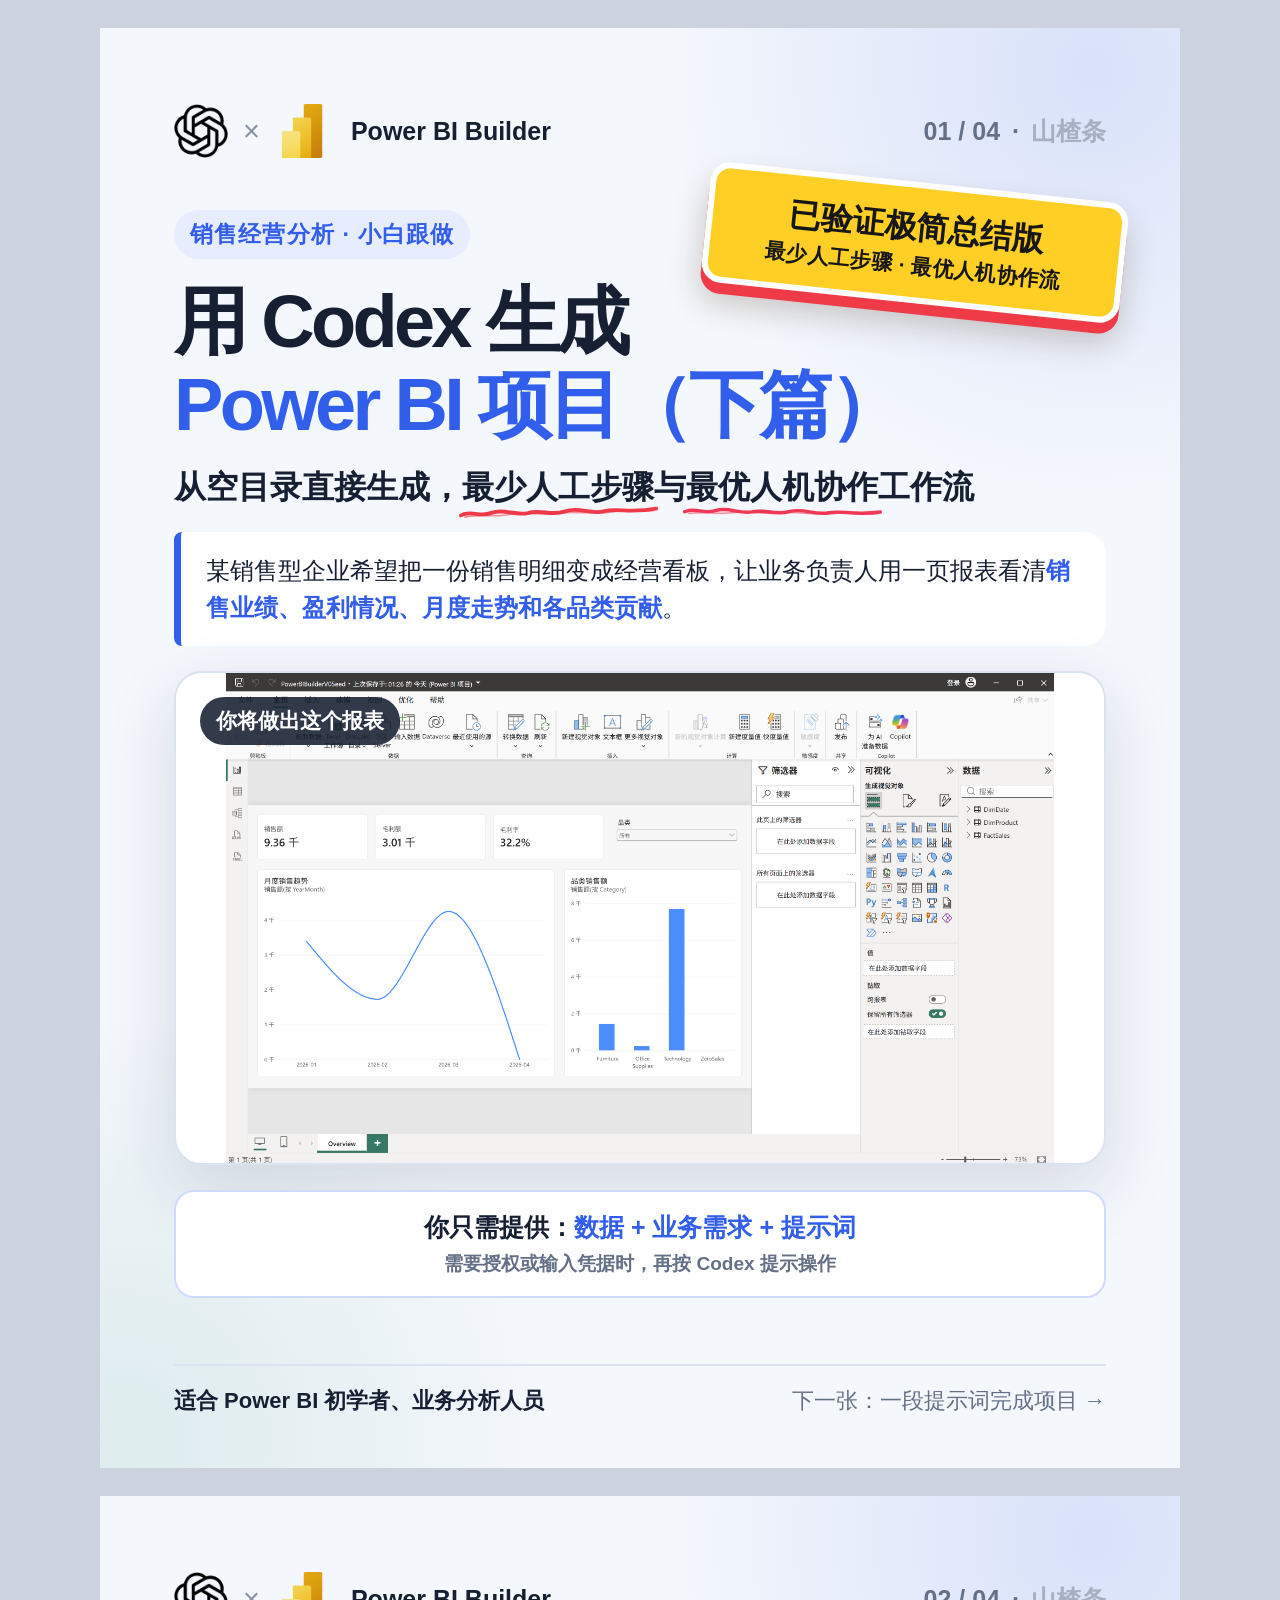
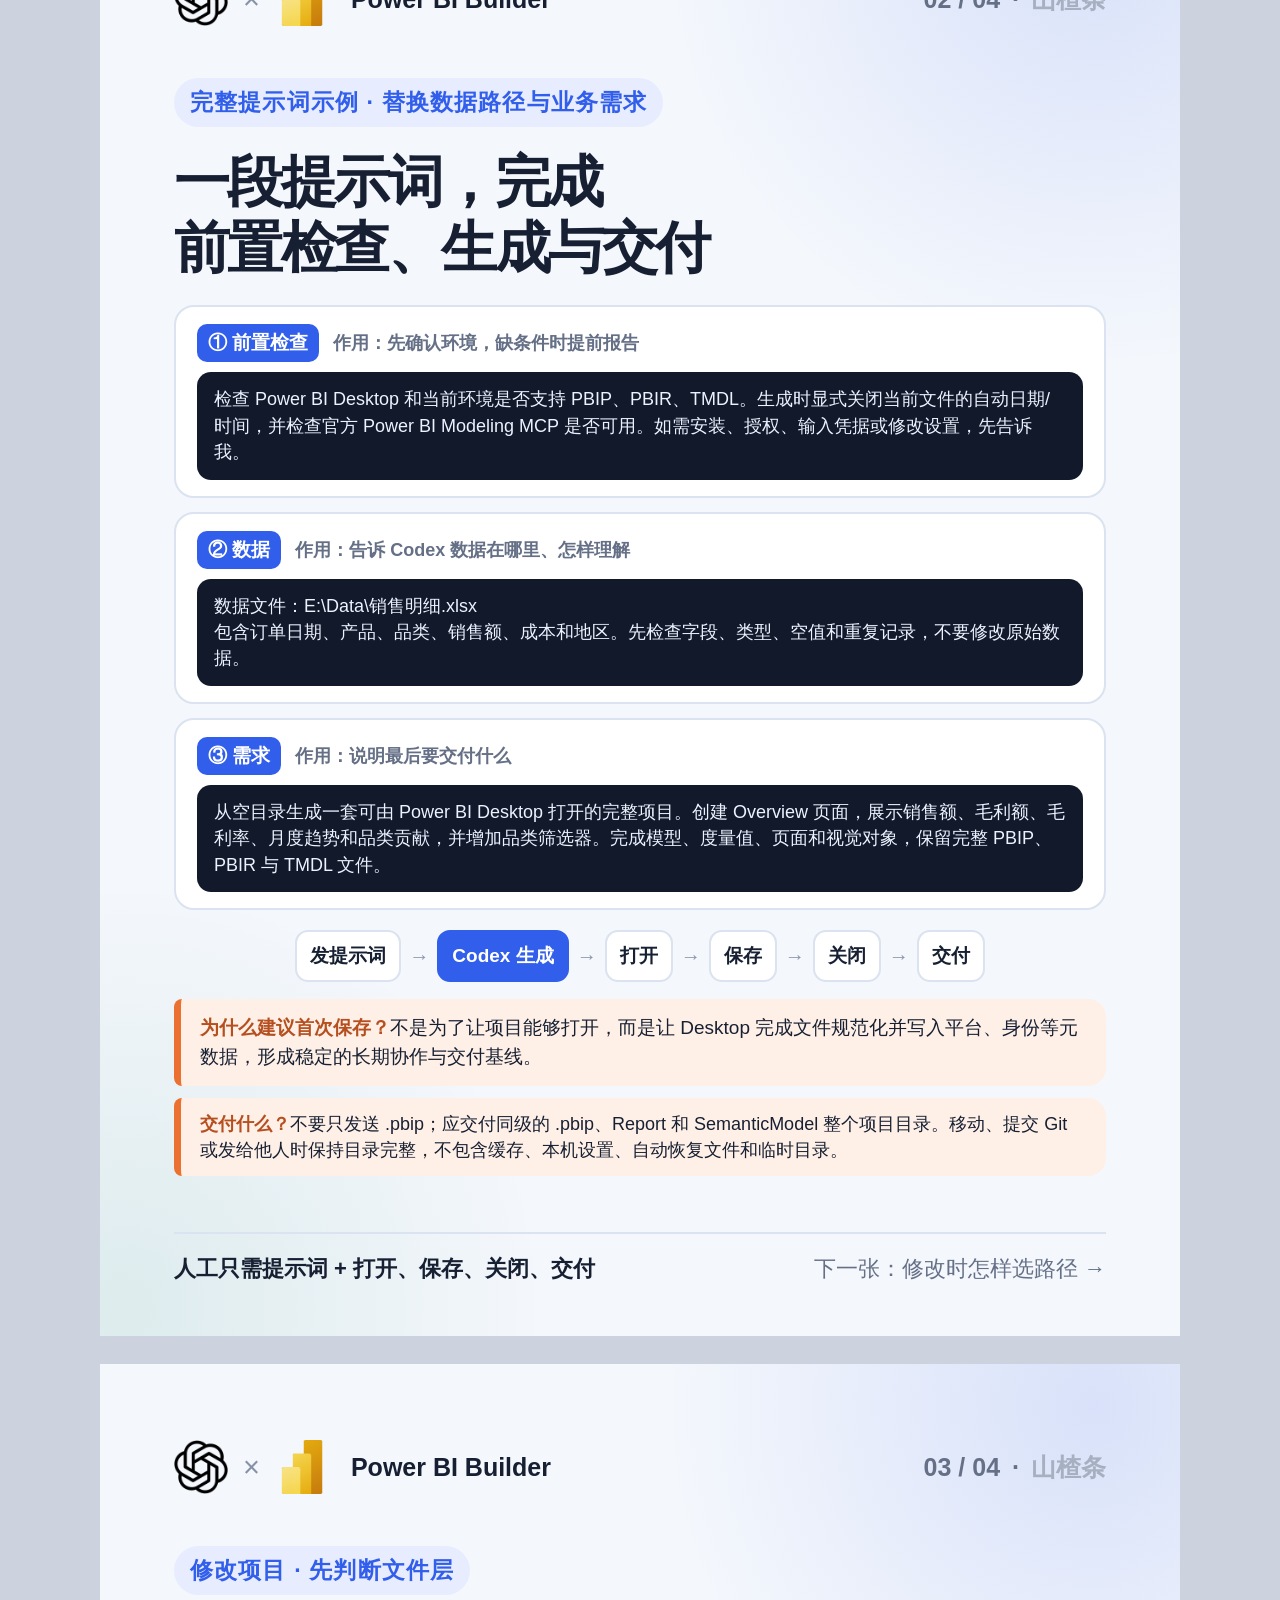
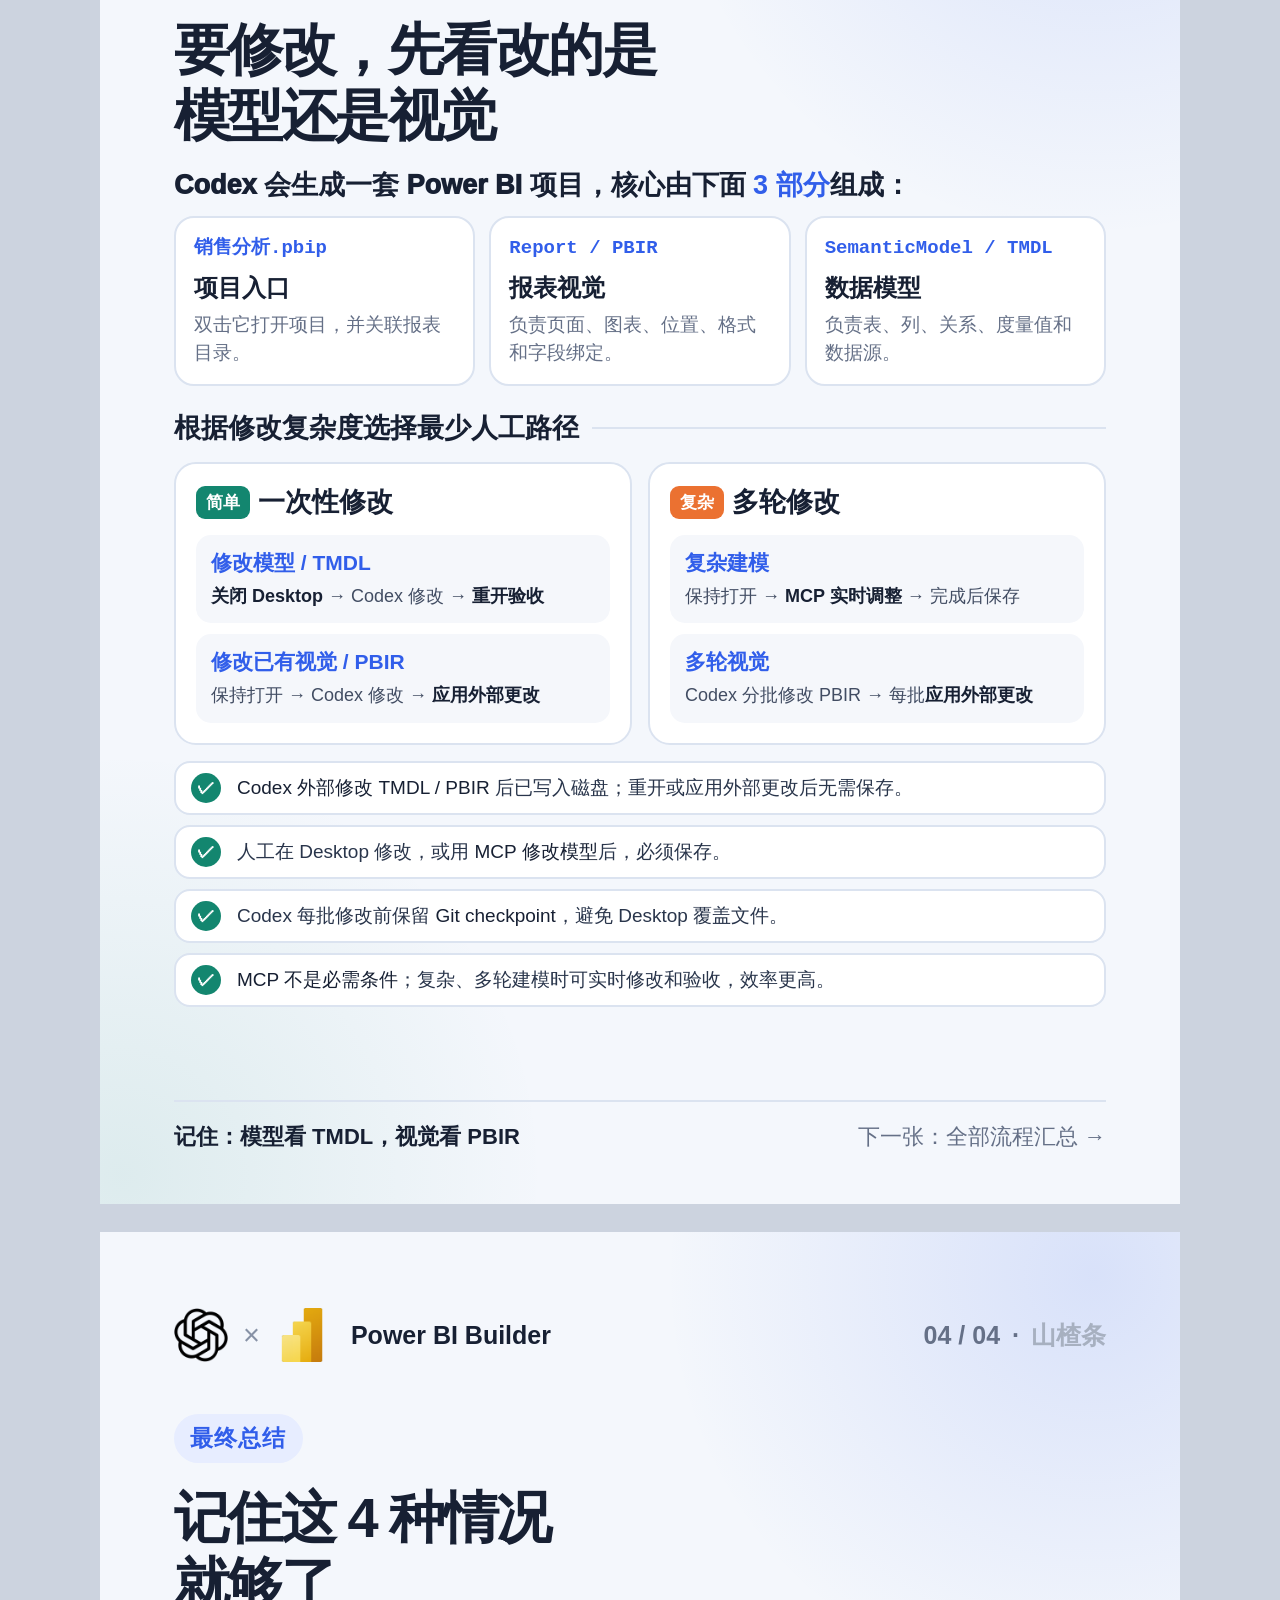
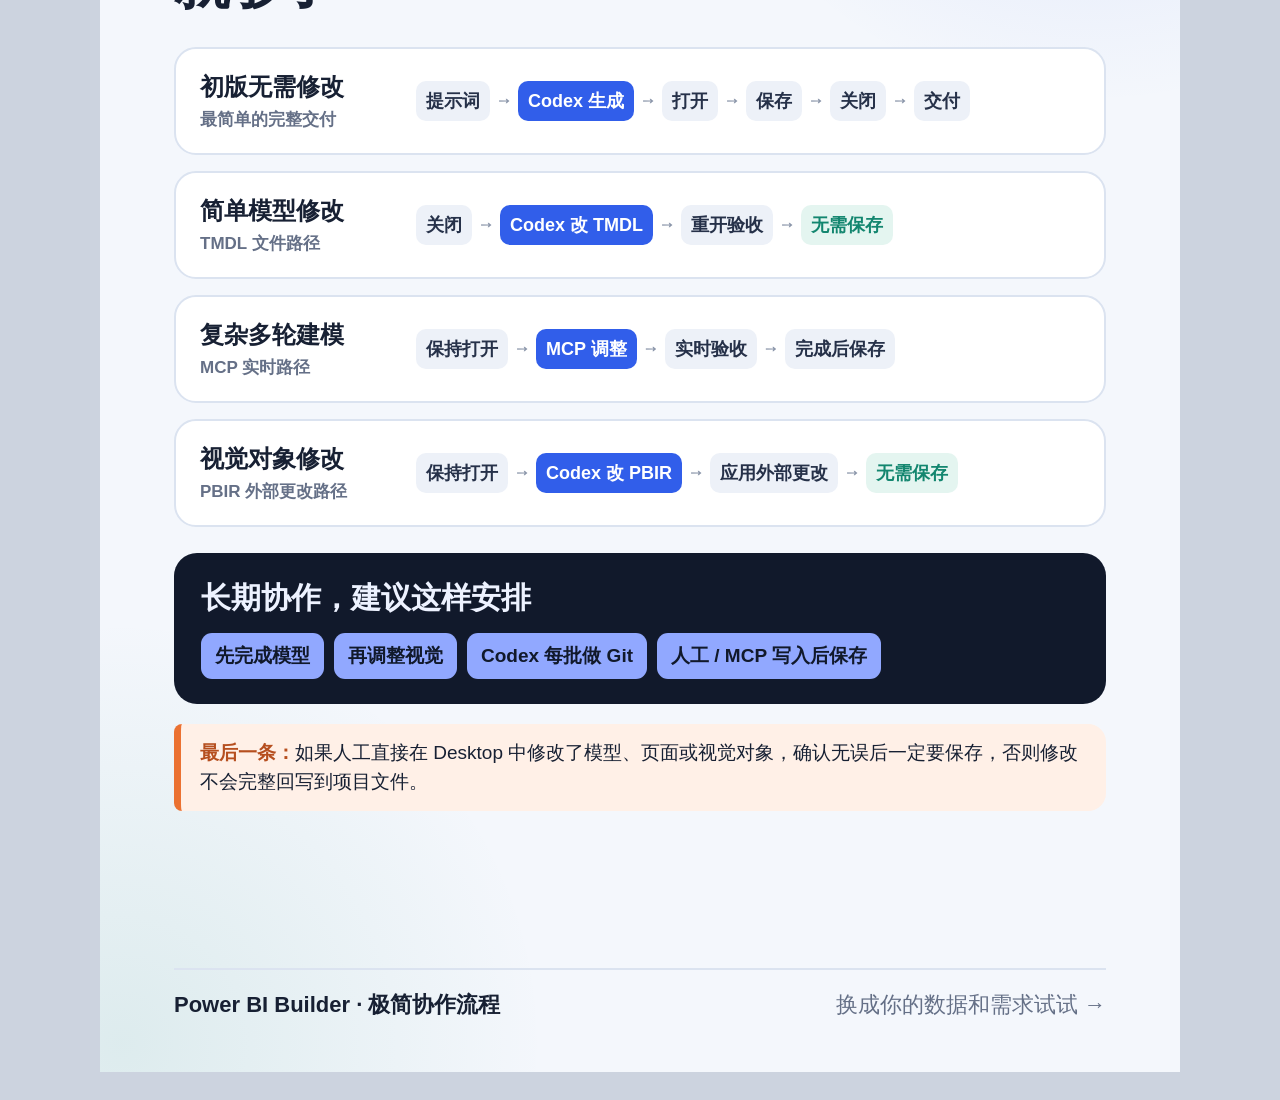
<file: tutorial/xhs-02-minimal-workflow/cards.html>
<!doctype html>
<html lang="zh-CN">
<head>
  <meta charset="utf-8">
  <meta name="viewport" content="width=device-width, initial-scale=1">
  <title>Codex × Power BI 极简工作流</title>
  <style>
    :root{--ink:#172033;--muted:#657087;--blue:#315eea;--blue2:#6e8cff;--orange:#eb7131;--green:#13866f;--paper:#f4f7fc;--line:#dbe3f0;--dark:#11192b}
    *{box-sizing:border-box}html,body{margin:0;background:#ccd3df;font-family:"Microsoft YaHei","PingFang SC",sans-serif;color:var(--ink)}
    body{display:grid;gap:28px;justify-content:center;padding:28px}
    .card{position:relative;width:1080px;height:1440px;overflow:hidden;padding:76px 74px 66px;background:var(--paper)}
    .card::before{content:"";position:absolute;inset:0;background:radial-gradient(circle at 92% 3%,rgba(49,94,234,.14),transparent 25%),radial-gradient(circle at 2% 98%,rgba(19,134,111,.10),transparent 24%);pointer-events:none}
    .top{position:relative;display:flex;justify-content:space-between;align-items:center;margin-bottom:52px;font-size:25px;font-weight:800}
    .tool-lockup{display:flex;align-items:center;gap:15px}.tool-icon{display:block;width:54px;height:54px;object-fit:contain}.tool-x{color:#8792a6;font-size:29px;font-weight:500}.tool-title{margin-left:7px;font-size:25px;font-weight:800}.author-meta{display:flex;align-items:center;gap:12px;color:var(--muted)}.author-meta strong{color:#a7b0c0}
    .label{position:relative;display:inline-block;margin-bottom:22px;padding:9px 16px;border-radius:999px;color:var(--blue);background:#e7edff;font-size:23px;font-weight:800;letter-spacing:.05em}
    h1,h2{position:relative;margin:0;letter-spacing:-.045em}h1{font-size:76px;line-height:1.12}h2{font-size:56px;line-height:1.18}.accent{color:var(--blue)}[data-name="01-cover"] h1{font-size:74px;letter-spacing:-.05em}
    .cover-sticker{position:absolute;right:55px;top:154px;z-index:2;width:420px;padding:21px 26px 19px;transform:rotate(6deg);border:6px solid #fff;border-radius:20px;color:#171717;background:#ffcf25;box-shadow:0 11px 0 #ef3a48,0 20px 32px rgba(67,42,8,.24);font-family:"Microsoft YaHei","PingFang SC",sans-serif;font-size:32px;font-weight:1000;line-height:1.15;letter-spacing:0;text-align:center}.cover-sticker small{display:block;margin-top:8px;color:#171717;font-size:21px;font-weight:900;letter-spacing:.02em}
    .footer{position:absolute;left:74px;right:74px;bottom:52px;display:flex;justify-content:space-between;padding-top:20px;border-top:2px solid var(--line);color:var(--muted);font-size:22px}.footer strong{color:var(--ink)}
    .cover-subtitle{position:relative;margin:18px 0 0;font-size:32px;font-weight:800;line-height:1.4}.human-wave{position:relative;display:inline-block;z-index:1}.human-wave::after{content:"";position:absolute;left:-3px;right:-4px;bottom:-7px;height:11px;background:url("data:image/svg+xml,%3Csvg xmlns='http://www.w3.org/2000/svg' viewBox='0 0 240 12' preserveAspectRatio='none'%3E%3Cpath d='M2 8 C15 2 24 11 39 6 C55 1 67 10 83 7 C99 3 111 11 128 6 C145 1 157 10 174 7 C191 3 205 10 238 5' fill='none' stroke='%23ef3a48' stroke-width='4.2' stroke-linecap='round'/%3E%3Cpath d='M7 10 C26 7 43 11 62 8 C83 5 98 11 119 8 C142 5 160 11 181 8 C202 5 219 9 235 7' fill='none' stroke='%23ef3a48' stroke-width='1.7' stroke-linecap='round' opacity='.55'/%3E%3C/svg%3E") center/100% 100% no-repeat;transform:rotate(-1.2deg);pointer-events:none}.human-wave.wave-two::after{transform:rotate(.8deg) scaleY(.9);filter:hue-rotate(-5deg)}.case-brief{position:relative;margin-top:22px;padding:20px 25px;border-left:7px solid var(--blue);border-radius:8px 22px 22px 8px;background:#fff;font-size:24px;line-height:1.55}.case-brief strong{color:var(--blue)}
    .cover-preview{position:relative;margin-top:25px;overflow:hidden;border:2px solid var(--line);border-radius:28px;background:#fff;box-shadow:0 24px 70px rgba(28,43,78,.14)}.cover-preview img{display:block;width:100%;height:490px;object-fit:contain}.cover-badge{position:absolute;left:24px;top:24px;z-index:1;padding:10px 16px;border-radius:999px;color:#fff;background:rgba(23,32,51,.88);font-size:21px;font-weight:800}
    .cover-message{position:relative;margin-top:25px;padding:19px 24px;border:2px solid #cfdaff;border-radius:20px;background:#fff;color:var(--ink);font-size:25px;font-weight:900;text-align:center}.cover-message span{color:var(--blue)}.cover-message small{display:block;margin-top:7px;color:var(--muted);font-size:19px;font-weight:700}

    .prompt-stack{position:relative;display:grid;gap:14px;margin-top:24px}.prompt-section{padding:17px 21px 16px;border:2px solid var(--line);border-radius:20px;background:#fff}.prompt-head{display:flex;align-items:center;gap:14px;margin-bottom:10px}.prompt-tag{padding:6px 11px;border-radius:10px;color:#fff;background:var(--blue);font-size:19px;font-weight:900}.prompt-purpose{color:var(--muted);font-size:18px;font-weight:800}.prompt-text{padding:14px 17px;border-radius:14px;color:#edf2ff;background:var(--dark);font-size:18px;line-height:1.47;white-space:pre-wrap}
    .mini-flow{position:relative;display:flex;align-items:center;justify-content:center;gap:8px;margin-top:20px}.flow-node{padding:11px 13px;border:2px solid var(--line);border-radius:13px;background:#fff;font-size:19px;font-weight:900}.flow-node.codex{color:#fff;background:var(--blue);border-color:var(--blue)}.flow-arrow{color:#8b96aa;font-size:20px;font-weight:900}.save-note{position:relative;margin-top:17px;padding:15px 19px;border-left:7px solid var(--orange);border-radius:8px 18px 18px 8px;background:#fff0e7;font-size:19px;line-height:1.5}.save-note strong{color:#b64f1f}.delivery-note{margin-top:12px;padding-top:13px;padding-bottom:13px;font-size:18px;line-height:1.45}

    .file-intro{position:relative;margin:18px 0 0;color:var(--ink);font-size:27px;font-weight:1000;line-height:1.35}.file-intro strong{color:var(--blue)}
    .file-map{position:relative;display:grid;grid-template-columns:1fr 1fr 1fr;gap:14px;margin-top:12px}.file-card{min-height:165px;padding:18px 18px;border:2px solid var(--line);border-radius:20px;background:#fff}.file-card code{display:block;margin-bottom:11px;color:var(--blue);font:800 19px/1.35 Consolas,monospace;word-break:break-word}.file-card strong{display:block;margin-bottom:7px;font-size:24px}.file-card p{margin:0;color:var(--muted);font-size:19px;line-height:1.45}
    .decision-title{position:relative;display:flex;align-items:center;gap:13px;margin-top:24px;font-size:27px;font-weight:1000}.decision-title::after{content:"";height:2px;flex:1;background:var(--line)}
    .decision-grid{position:relative;display:grid;grid-template-columns:1fr 1fr;gap:16px;margin-top:16px}.decision-column{padding:20px;border-radius:22px;background:#fff;border:2px solid var(--line)}.decision-column h3{margin:0 0 15px;font-size:27px}.decision-column h3 span{display:inline-block;margin-right:8px;padding:5px 10px;border-radius:9px;color:#fff;background:var(--green);font-size:17px;vertical-align:.17em}.decision-column.complex h3 span{background:var(--orange)}.route{padding:14px 15px;border-radius:15px;background:#f5f7fb}.route+.route{margin-top:11px}.route strong{display:block;margin-bottom:6px;color:var(--blue);font-size:21px}.route p{margin:0;color:#424d63;font-size:18px;line-height:1.45}.route b{color:var(--ink)}
    .rule-list{position:relative;display:grid;gap:10px;margin-top:16px}.rule-item{display:grid;grid-template-columns:34px 1fr;align-items:center;gap:12px;min-height:52px;padding:10px 15px;border:2px solid var(--line);border-radius:16px;background:#fff;color:#29354b;font-size:19px;font-weight:400;line-height:1.35}.rule-check{display:grid;place-items:center;width:30px;height:30px;border-radius:50%;color:#fff;background:var(--green);font-size:18px;font-weight:1000}.rule-item strong{color:var(--ink);font-weight:400}

    .scenario-list{position:relative;display:grid;gap:16px;margin-top:30px}.scenario{display:grid;grid-template-columns:198px 1fr;gap:18px;align-items:center;padding:22px 24px;border:2px solid var(--line);border-radius:22px;background:#fff}.scenario-name{font-size:24px;font-weight:1000}.scenario-name small{display:block;margin-top:5px;color:var(--muted);font-size:17px;font-weight:700}.scenario-flow{display:flex;align-items:center;flex-wrap:wrap;gap:6px}.scenario-flow span{padding:8px 10px;border-radius:10px;color:#263149;background:#edf1f8;font-size:18px;font-weight:900}.scenario-flow span.hot{color:#fff;background:var(--blue)}.scenario-flow span.note{color:#13866f;background:#e4f5f0}.scenario-flow i{color:#8b96aa;font-style:normal;font-weight:1000}
    .closing-box{position:relative;margin-top:26px;padding:25px 27px;border-radius:23px;color:#edf2ff;background:var(--dark)}.closing-box h3{margin:0 0 14px;font-size:30px}.closing-points{display:flex;flex-wrap:wrap;gap:10px}.closing-points span{padding:10px 14px;border-radius:11px;color:#11192b;background:#91a8ff;font-size:19px;font-weight:900}
  </style>
</head>
<body>
  <section class="card" data-name="01-cover">
    <div class="top"><div class="tool-lockup"><img class="tool-icon" src="../assets/codex-app.png" alt="Codex"><span class="tool-x">×</span><img class="tool-icon" src="../assets/power-bi.png" alt="Power BI"><span class="tool-title">Power BI Builder</span></div><div class="author-meta"><span>01 / 04</span><span>·</span><strong>山楂条</strong></div></div>
    <span class="label">销售经营分析 · 小白跟做</span>
    <span class="cover-sticker">已验证极简总结版<small>最少人工步骤 · 最优人机协作流</small></span>
    <h1>用 Codex 生成<br><span class="accent">Power BI 项目（下篇）</span></h1>
    <p class="cover-subtitle">从空目录直接生成，<span class="human-wave">最少人工步骤</span>与<span class="human-wave wave-two">最优人机协作</span>工作流</p>
    <div class="case-brief">某销售型企业希望把一份销售明细变成经营看板，让业务负责人用一页报表看清<strong>销售业绩、盈利情况、月度走势和各品类贡献</strong>。</div>
    <div class="cover-preview"><span class="cover-badge">你将做出这个报表</span><img src="../assets/screenshots/05-overview-unfiltered.png" alt="Power BI 销售概览报表"></div>
    <div class="cover-message">你只需提供：<span>数据 + 业务需求 + 提示词</span><small>需要授权或输入凭据时，再按 Codex 提示操作</small></div>
    <div class="footer"><strong>适合 Power BI 初学者、业务分析人员</strong><span>下一张：一段提示词完成项目 →</span></div>
  </section>

  <section class="card" data-name="02-prompt-and-delivery">
    <div class="top"><div class="tool-lockup"><img class="tool-icon" src="../assets/codex-app.png" alt="Codex"><span class="tool-x">×</span><img class="tool-icon" src="../assets/power-bi.png" alt="Power BI"><span class="tool-title">Power BI Builder</span></div><div class="author-meta"><span>02 / 04</span><span>·</span><strong>山楂条</strong></div></div>
    <span class="label">完整提示词示例 · 替换数据路径与业务需求</span>
    <h2>一段提示词，完成<br>前置检查、生成与交付</h2>
    <div class="prompt-stack">
      <div class="prompt-section"><div class="prompt-head"><span class="prompt-tag">① 前置检查</span><span class="prompt-purpose">作用：先确认环境，缺条件时提前报告</span></div><div class="prompt-text">检查 Power BI Desktop 和当前环境是否支持 PBIP、PBIR、TMDL。生成时显式关闭当前文件的自动日期/时间，并检查官方 Power BI Modeling MCP 是否可用。如需安装、授权、输入凭据或修改设置，先告诉我。</div></div>
      <div class="prompt-section"><div class="prompt-head"><span class="prompt-tag">② 数据</span><span class="prompt-purpose">作用：告诉 Codex 数据在哪里、怎样理解</span></div><div class="prompt-text">数据文件：E:\Data\销售明细.xlsx
包含订单日期、产品、品类、销售额、成本和地区。先检查字段、类型、空值和重复记录，不要修改原始数据。</div></div>
      <div class="prompt-section"><div class="prompt-head"><span class="prompt-tag">③ 需求</span><span class="prompt-purpose">作用：说明最后要交付什么</span></div><div class="prompt-text">从空目录生成一套可由 Power BI Desktop 打开的完整项目。创建 Overview 页面，展示销售额、毛利额、毛利率、月度趋势和品类贡献，并增加品类筛选器。完成模型、度量值、页面和视觉对象，保留完整 PBIP、PBIR 与 TMDL 文件。</div></div>
    </div>
    <div class="mini-flow"><span class="flow-node">发提示词</span><span class="flow-arrow">→</span><span class="flow-node codex">Codex 生成</span><span class="flow-arrow">→</span><span class="flow-node">打开</span><span class="flow-arrow">→</span><span class="flow-node">保存</span><span class="flow-arrow">→</span><span class="flow-node">关闭</span><span class="flow-arrow">→</span><span class="flow-node">交付</span></div>
    <div class="save-note"><strong>为什么建议首次保存？</strong>不是为了让项目能够打开，而是让 Desktop 完成文件规范化并写入平台、身份等元数据，形成稳定的长期协作与交付基线。</div>
    <div class="save-note delivery-note"><strong>交付什么？</strong>不要只发送 .pbip；应交付同级的 .pbip、Report 和 SemanticModel 整个项目目录。移动、提交 Git 或发给他人时保持目录完整，不包含缓存、本机设置、自动恢复文件和临时目录。</div>
    <div class="footer"><strong>人工只需提示词 + 打开、保存、关闭、交付</strong><span>下一张：修改时怎样选路径 →</span></div>
  </section>

  <section class="card" data-name="03-change-routing">
    <div class="top"><div class="tool-lockup"><img class="tool-icon" src="../assets/codex-app.png" alt="Codex"><span class="tool-x">×</span><img class="tool-icon" src="../assets/power-bi.png" alt="Power BI"><span class="tool-title">Power BI Builder</span></div><div class="author-meta"><span>03 / 04</span><span>·</span><strong>山楂条</strong></div></div>
    <span class="label">修改项目 · 先判断文件层</span>
    <h2>要修改，先看改的是<br>模型还是视觉</h2>
    <div class="file-intro">Codex 会生成一套 Power BI 项目，核心由下面 <strong>3 部分</strong>组成：</div>
    <div class="file-map">
      <div class="file-card"><code>销售分析.pbip</code><strong>项目入口</strong><p>双击它打开项目，并关联报表目录。</p></div>
      <div class="file-card"><code>Report / PBIR</code><strong>报表视觉</strong><p>负责页面、图表、位置、格式和字段绑定。</p></div>
      <div class="file-card"><code>SemanticModel / TMDL</code><strong>数据模型</strong><p>负责表、列、关系、度量值和数据源。</p></div>
    </div>
    <div class="decision-title">根据修改复杂度选择最少人工路径</div>
    <div class="decision-grid">
      <div class="decision-column"><h3><span>简单</span>一次性修改</h3><div class="route"><strong>修改模型 / TMDL</strong><p><b>关闭 Desktop</b> → Codex 修改 → <b>重开验收</b></p></div><div class="route"><strong>修改已有视觉 / PBIR</strong><p>保持打开 → Codex 修改 → <b>应用外部更改</b></p></div></div>
      <div class="decision-column complex"><h3><span>复杂</span>多轮修改</h3><div class="route"><strong>复杂建模</strong><p>保持打开 → <b>MCP 实时调整</b> → 完成后保存</p></div><div class="route"><strong>多轮视觉</strong><p>Codex 分批修改 PBIR → 每批<b>应用外部更改</b></p></div></div>
    </div>
    <div class="rule-list">
      <div class="rule-item"><span class="rule-check">✓</span><span><strong>Codex 外部修改 TMDL / PBIR</strong> 后已写入磁盘；重开或应用外部更改后无需保存。</span></div>
      <div class="rule-item"><span class="rule-check">✓</span><span>人工在 Desktop 修改，或用 <strong>MCP 修改模型</strong>后，必须保存。</span></div>
      <div class="rule-item"><span class="rule-check">✓</span><span>Codex 每批修改前保留 <strong>Git checkpoint</strong>，避免 Desktop 覆盖文件。</span></div>
      <div class="rule-item"><span class="rule-check">✓</span><span><strong>MCP 不是必需条件</strong>；复杂、多轮建模时可实时修改和验收，效率更高。</span></div>
    </div>
    <div class="footer"><strong>记住：模型看 TMDL，视觉看 PBIR</strong><span>下一张：全部流程汇总 →</span></div>
  </section>

  <section class="card" data-name="04-summary">
    <div class="top"><div class="tool-lockup"><img class="tool-icon" src="../assets/codex-app.png" alt="Codex"><span class="tool-x">×</span><img class="tool-icon" src="../assets/power-bi.png" alt="Power BI"><span class="tool-title">Power BI Builder</span></div><div class="author-meta"><span>04 / 04</span><span>·</span><strong>山楂条</strong></div></div>
    <span class="label">最终总结</span>
    <h2>记住这 4 种情况<br>就够了</h2>
    <div class="scenario-list">
      <div class="scenario"><div class="scenario-name">初版无需修改<small>最简单的完整交付</small></div><div class="scenario-flow"><span>提示词</span><i>→</i><span class="hot">Codex 生成</span><i>→</i><span>打开</span><i>→</i><span>保存</span><i>→</i><span>关闭</span><i>→</i><span>交付</span></div></div>
      <div class="scenario"><div class="scenario-name">简单模型修改<small>TMDL 文件路径</small></div><div class="scenario-flow"><span>关闭</span><i>→</i><span class="hot">Codex 改 TMDL</span><i>→</i><span>重开验收</span><i>→</i><span class="note">无需保存</span></div></div>
      <div class="scenario"><div class="scenario-name">复杂多轮建模<small>MCP 实时路径</small></div><div class="scenario-flow"><span>保持打开</span><i>→</i><span class="hot">MCP 调整</span><i>→</i><span>实时验收</span><i>→</i><span>完成后保存</span></div></div>
      <div class="scenario"><div class="scenario-name">视觉对象修改<small>PBIR 外部更改路径</small></div><div class="scenario-flow"><span>保持打开</span><i>→</i><span class="hot">Codex 改 PBIR</span><i>→</i><span>应用外部更改</span><i>→</i><span class="note">无需保存</span></div></div>
    </div>
    <div class="closing-box"><h3>长期协作，建议这样安排</h3><div class="closing-points"><span>先完成模型</span><span>再调整视觉</span><span>Codex 每批做 Git</span><span>人工 / MCP 写入后保存</span></div></div>
    <div class="save-note" style="margin-top:20px"><strong>最后一条：</strong>如果人工直接在 Desktop 中修改了模型、页面或视觉对象，确认无误后一定要保存，否则修改不会完整回写到项目文件。</div>
    <div class="footer"><strong>Power BI Builder · 极简协作流程</strong><span>换成你的数据和需求试试 →</span></div>
  </section>
</body>
</html>
</file>
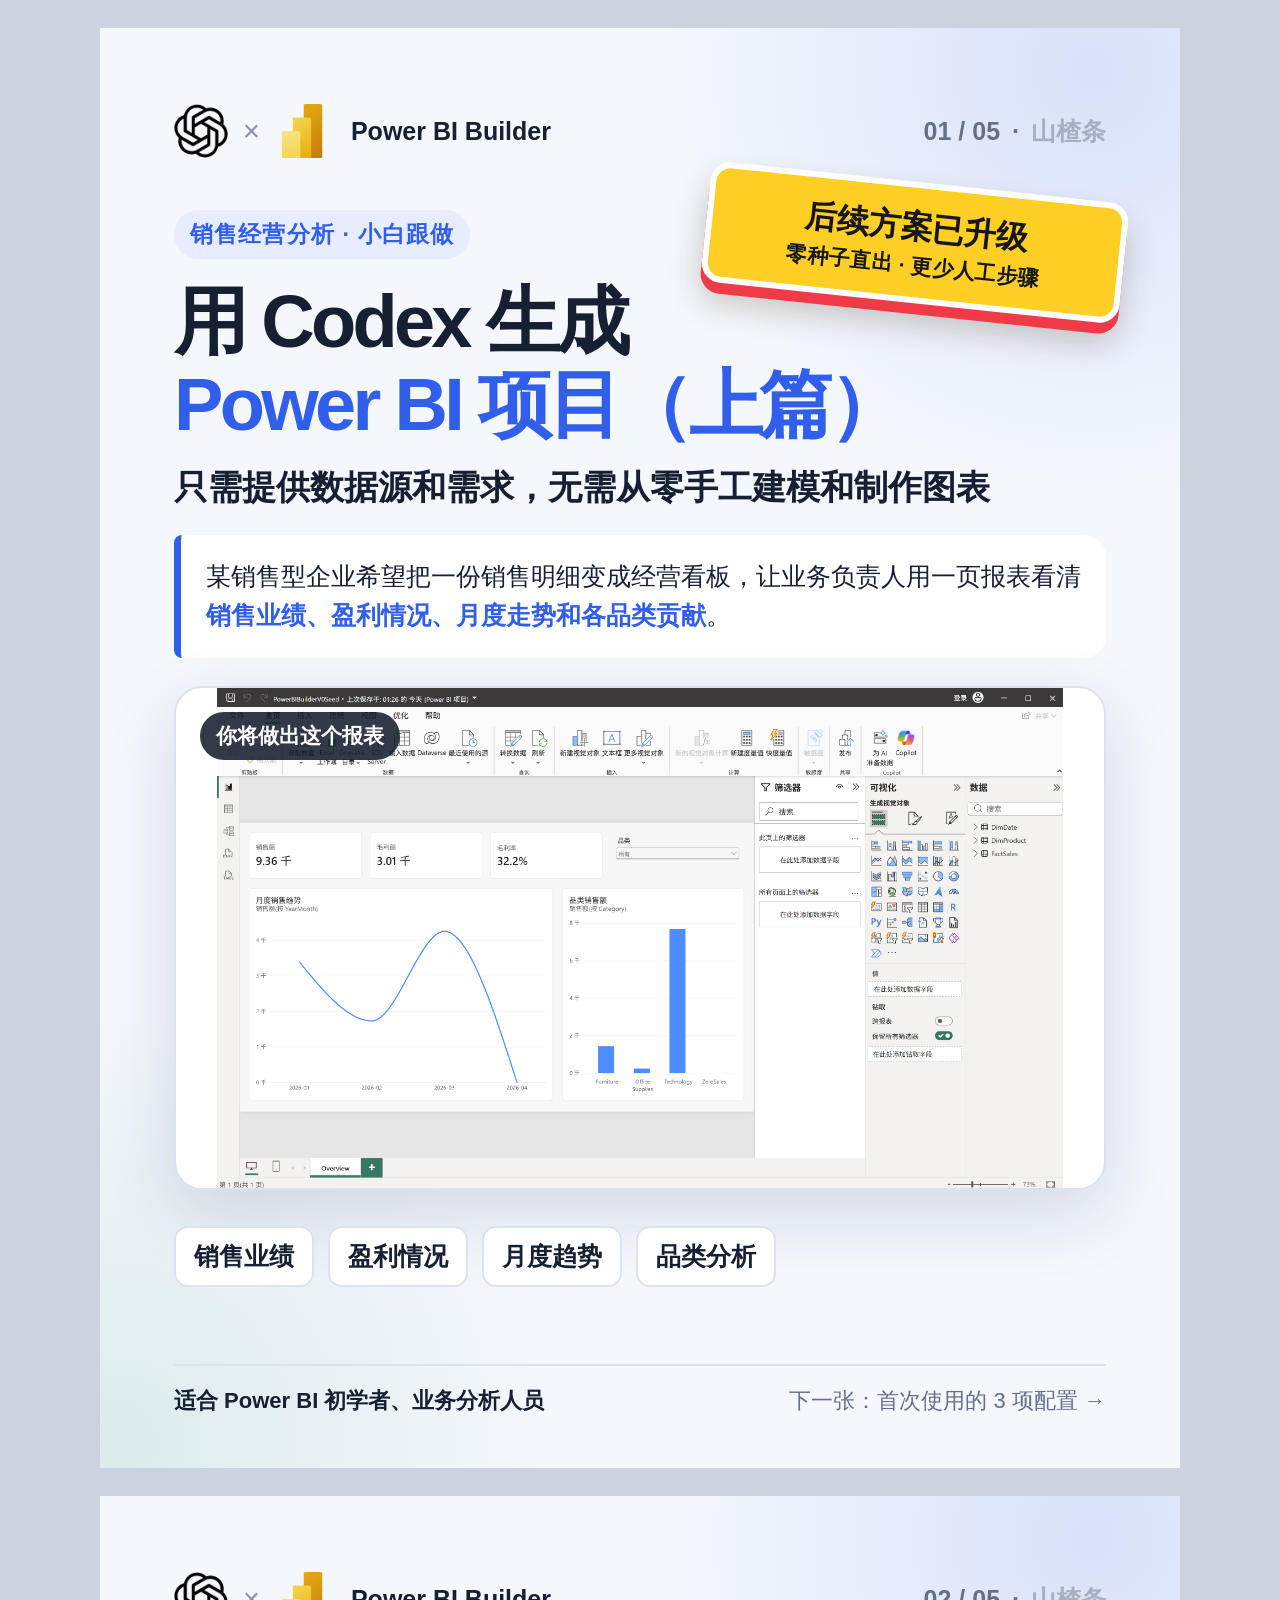
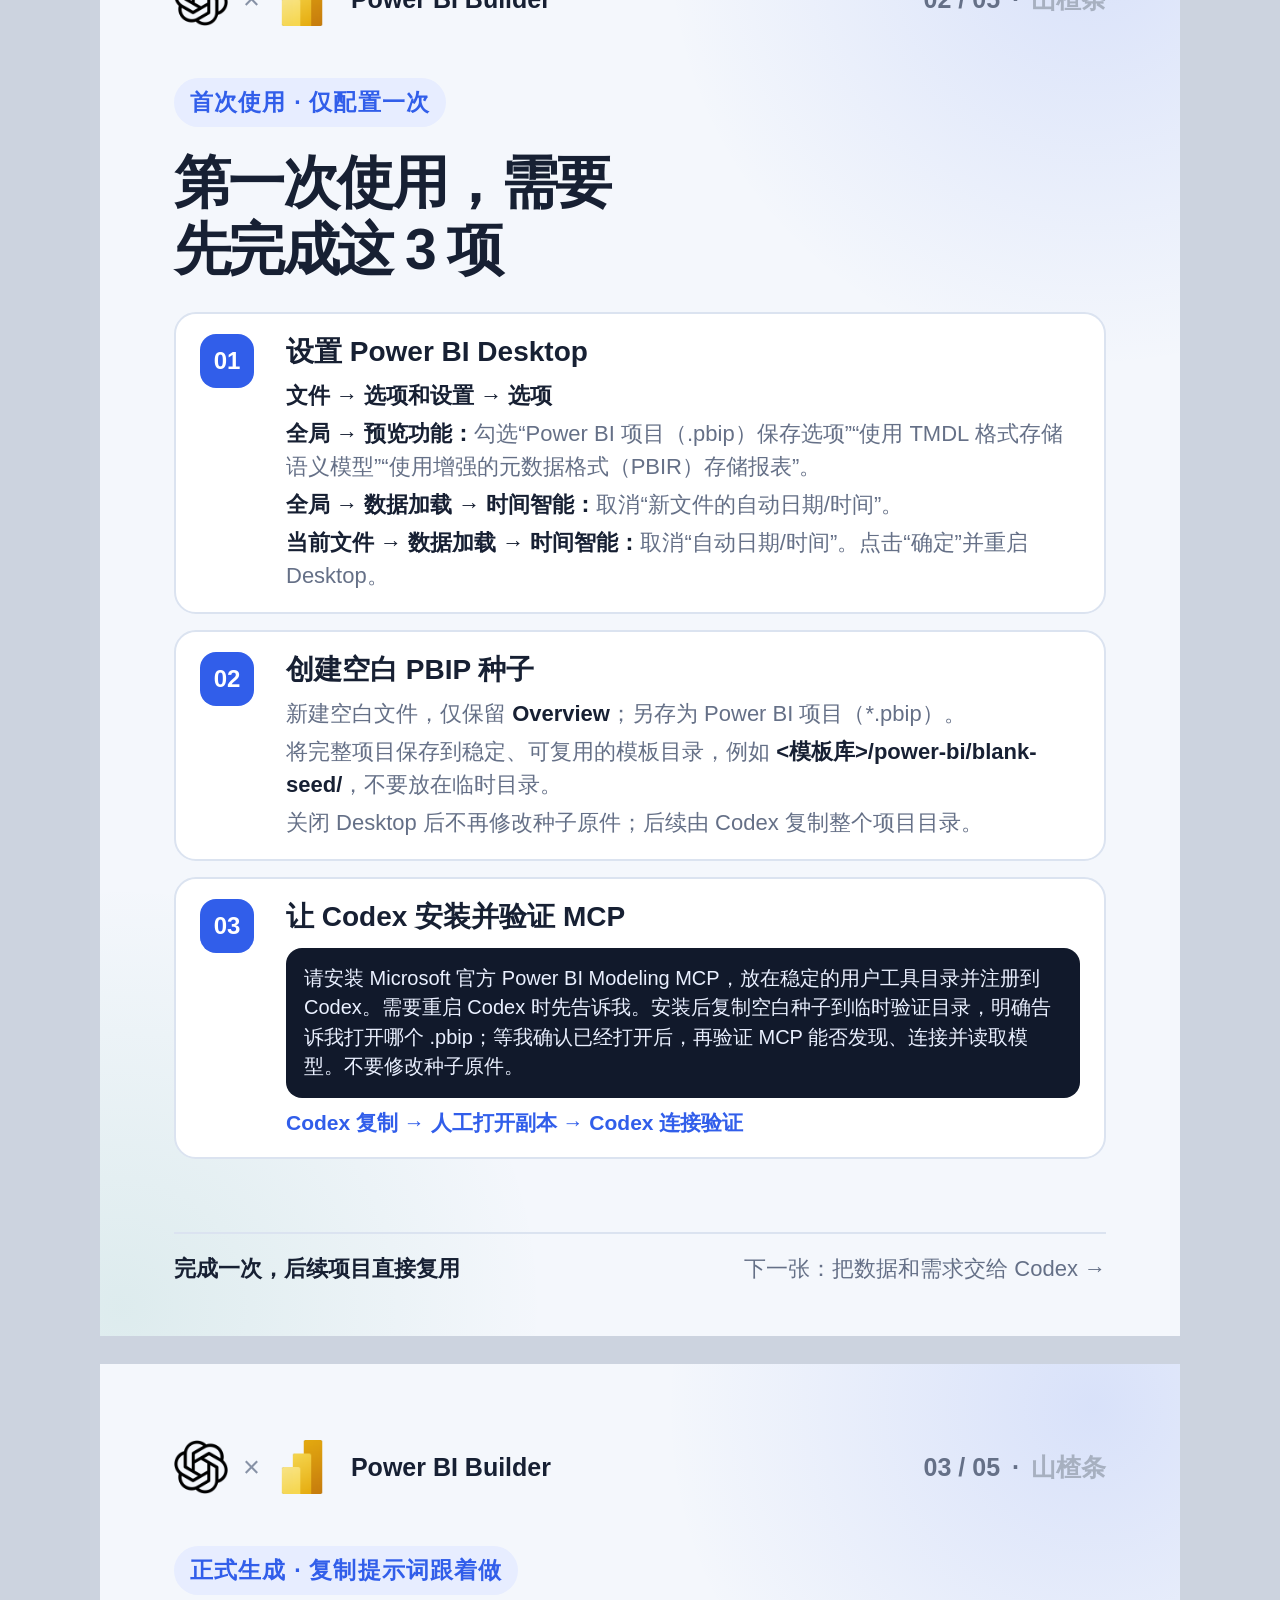
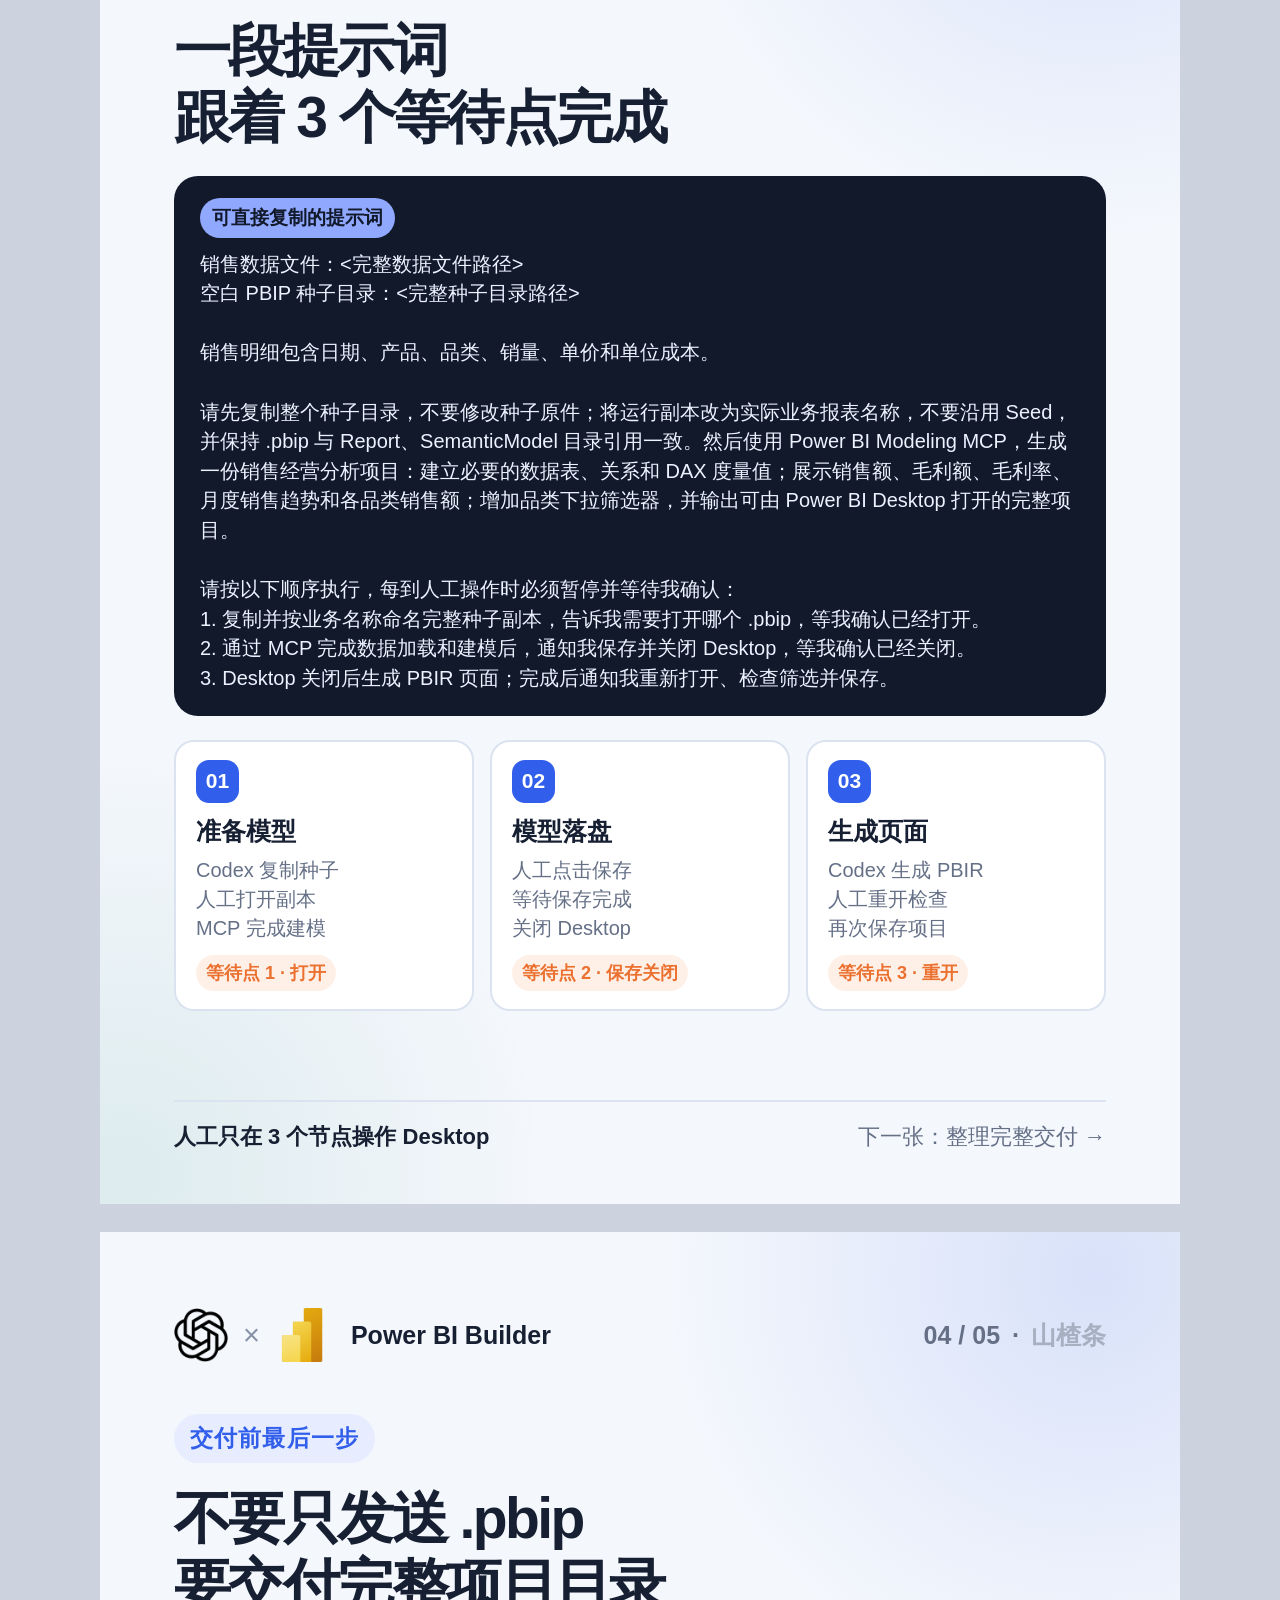
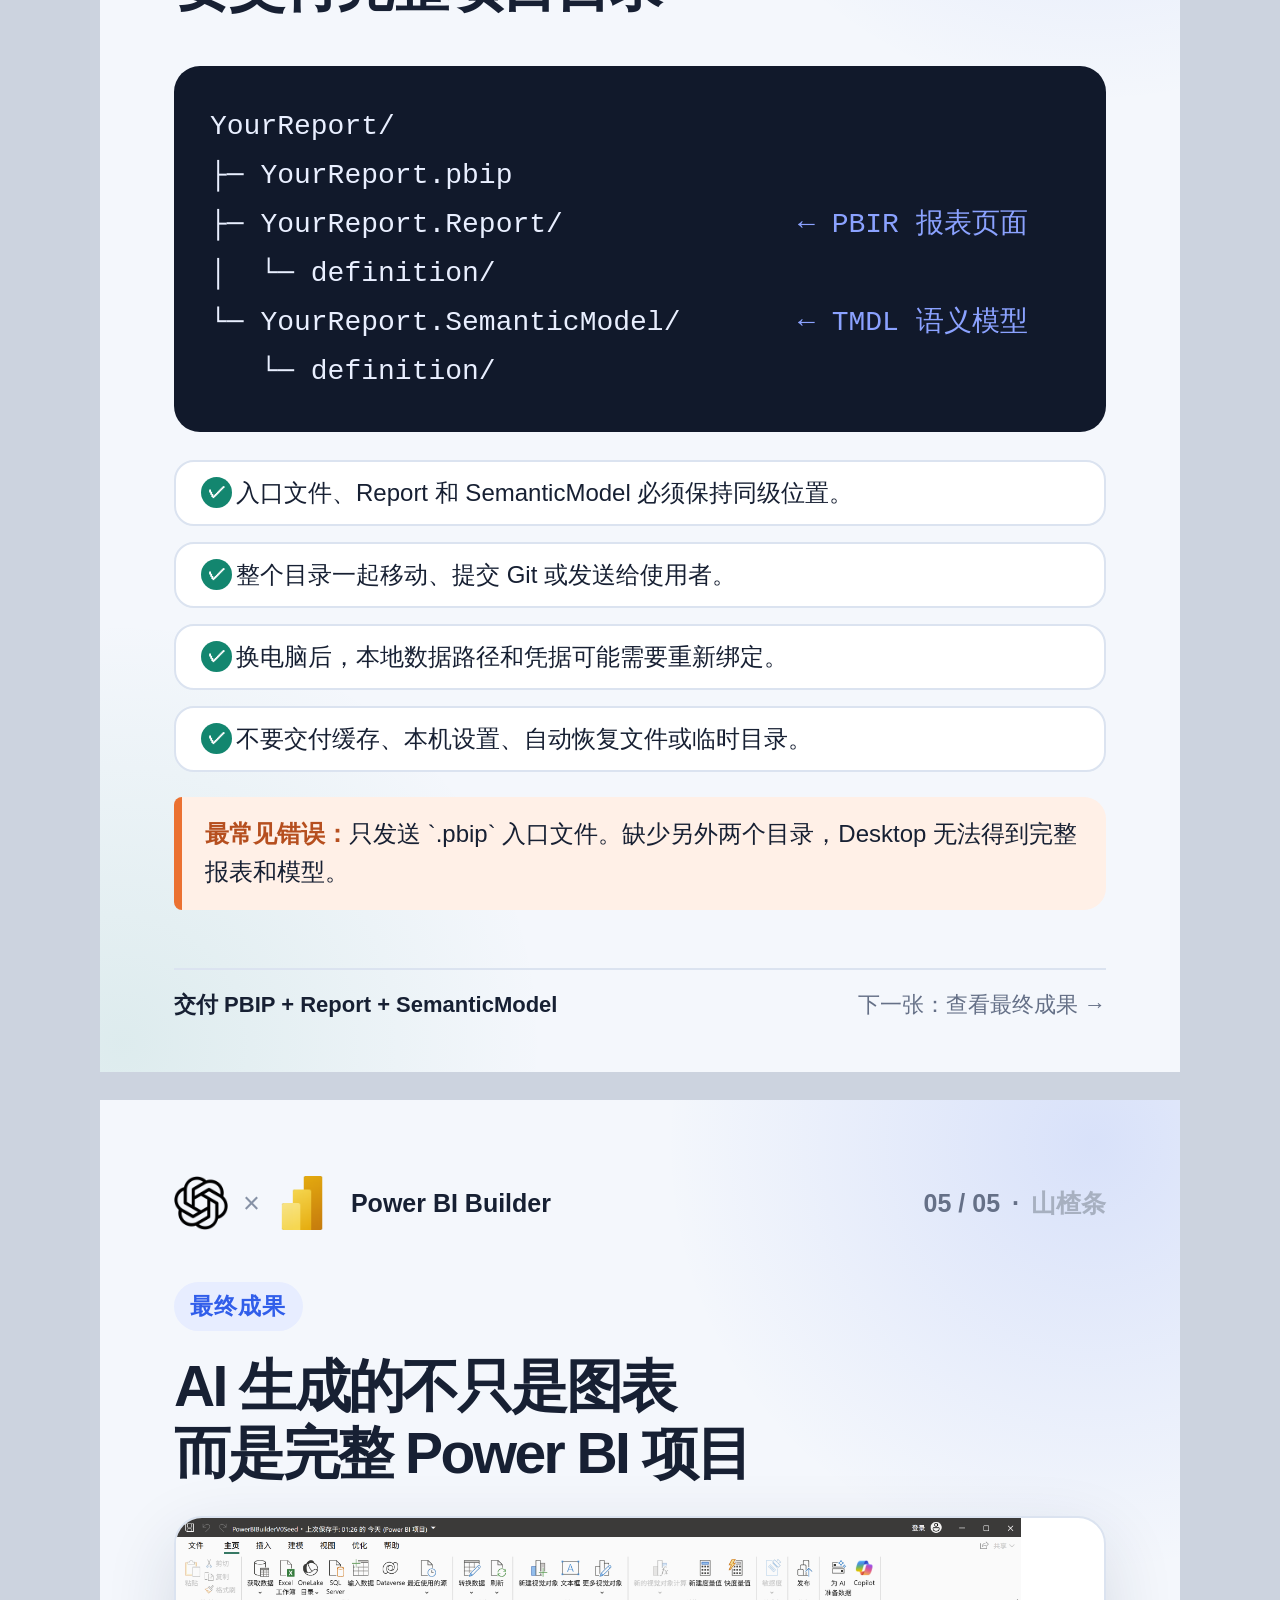
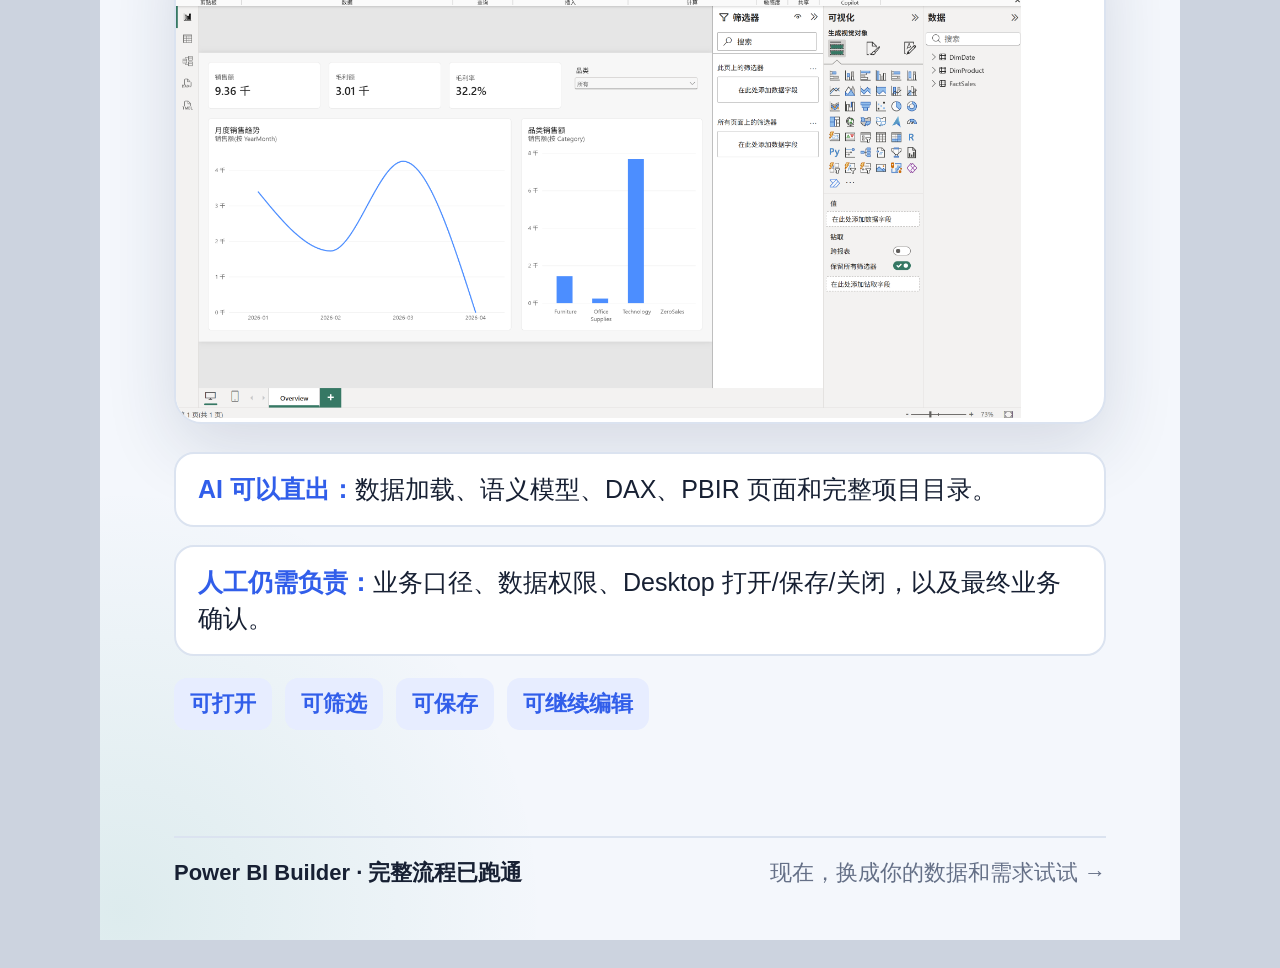
<file: tutorial/xhs/cards.html>
<!doctype html>
<html lang="zh-CN">
<head>
  <meta charset="utf-8">
  <meta name="viewport" content="width=device-width, initial-scale=1">
  <title>Codex × Power BI 小红书图文教程</title>
  <style>
    :root{--ink:#172033;--muted:#657087;--blue:#315eea;--blue2:#6e8cff;--orange:#eb7131;--green:#13866f;--paper:#f4f7fc;--line:#dbe3f0}
    *{box-sizing:border-box}html,body{margin:0;background:#ccd3df;font-family:"Microsoft YaHei","PingFang SC",sans-serif;color:var(--ink)}
    body{display:grid;gap:28px;justify-content:center;padding:28px}
    .card{position:relative;width:1080px;height:1440px;overflow:hidden;padding:76px 74px 66px;background:var(--paper)}
    .card::before{content:"";position:absolute;inset:0;background:radial-gradient(circle at 92% 3%,rgba(49,94,234,.14),transparent 25%),radial-gradient(circle at 2% 98%,rgba(19,134,111,.10),transparent 24%);pointer-events:none}
    .top{position:relative;display:flex;justify-content:space-between;align-items:center;margin-bottom:52px;font-size:25px;font-weight:800}
    .label{position:relative;display:inline-block;margin-bottom:22px;padding:9px 16px;border-radius:999px;color:var(--blue);background:#e7edff;font-size:23px;font-weight:800;letter-spacing:.05em}
    .cover-sticker{position:absolute;right:55px;top:154px;z-index:2;width:420px;padding:21px 26px 19px;transform:rotate(6deg);border:6px solid #fff;border-radius:20px;color:#171717;background:#ffcf25;box-shadow:0 11px 0 #ef3a48,0 20px 32px rgba(67,42,8,.24);font-size:32px;font-weight:1000;line-height:1.15;text-align:center}.cover-sticker small{display:block;margin-top:8px;font-size:21px;font-weight:900;letter-spacing:.02em}
    h1,h2{position:relative;margin:0;letter-spacing:-.045em}h1{font-size:78px;line-height:1.12}h2{font-size:57px;line-height:1.18}h3{margin:0 0 13px;font-size:34px;line-height:1.3}.accent{color:var(--blue)}[data-name="01-cover"] h1{font-size:74px;letter-spacing:-.05em}
    .footer{position:absolute;left:74px;right:74px;bottom:52px;display:flex;justify-content:space-between;padding-top:20px;border-top:2px solid var(--line);color:var(--muted);font-size:22px}.footer strong{color:var(--ink)}
    .chips{position:relative;display:flex;flex-wrap:wrap;gap:14px;margin-top:36px}.chip{padding:12px 18px;border-radius:14px;background:#fff;border:2px solid var(--line);font-size:25px;font-weight:700}
    ul.clean{position:relative;display:grid;gap:22px;margin:40px 0 0;padding:0;list-style:none}ul.clean li{position:relative;padding:23px 26px 23px 68px;border-radius:20px;background:#fff;border:2px solid var(--line);font-size:28px;line-height:1.48}ul.clean li::before{content:"✓";position:absolute;left:25px;top:24px;display:grid;place-items:center;width:31px;height:31px;border-radius:50%;color:#fff;background:var(--green);font-size:18px;font-weight:900}
    .warning{position:relative;margin-top:34px;padding:26px 28px;border-left:8px solid var(--orange);border-radius:8px 22px 22px 8px;background:#fff0e7;font-size:27px;line-height:1.6}.warning strong{color:#b64f1f}
    .filetree{position:relative;margin-top:46px;padding:36px;border-radius:26px;color:#e9efff;background:#11192b;font:28px/1.75 Consolas,monospace;white-space:pre}.note{color:#8ba2ff}
    .final-shot{position:relative;margin-top:36px;overflow:hidden;border-radius:28px;border:2px solid var(--line);background:#fff;box-shadow:0 24px 70px rgba(28,43,78,.14)}.final-shot img{width:100%;height:600px;object-fit:cover;object-position:left center}
    .closing{position:relative;display:grid;gap:18px;margin-top:40px}.closing div{padding:25px 28px;border-radius:20px;background:#fff;border:2px solid var(--line);font-size:28px;line-height:1.5}.closing strong{color:var(--blue)}
    .tool-lockup{display:flex;align-items:center;gap:15px}.tool-icon{display:block;width:54px;height:54px;object-fit:contain}.tool-x{color:#8792a6;font-size:29px;font-weight:500}.tool-title{margin-left:7px;color:var(--ink);font-size:25px;font-weight:800}.author-meta{display:flex;align-items:center;gap:12px;color:var(--muted)}.author-meta strong{color:#a7b0c0}
    .cover-subtitle{position:relative;margin:18px 0 0;font-size:34px;font-weight:800;line-height:1.35}.case-brief{position:relative;margin-top:24px;padding:22px 25px;border-left:7px solid var(--blue);border-radius:8px 22px 22px 8px;background:#fff;font-size:25px;line-height:1.58}.case-brief strong{color:var(--blue)}
    .cover-preview{position:relative;margin-top:28px;overflow:hidden;border:2px solid var(--line);border-radius:28px;background:#fff;box-shadow:0 24px 70px rgba(28,43,78,.14)}.cover-preview img{display:block;width:100%;height:500px;object-fit:contain}.cover-badge{position:absolute;left:24px;top:24px;z-index:1;padding:10px 16px;border-radius:999px;color:#fff;background:rgba(23,32,51,.88);font-size:21px;font-weight:800}
    .prompt-card{position:relative;margin-top:32px;padding:27px 30px;border-radius:24px;color:#edf2ff;background:#11192b;font:23px/1.58 "Microsoft YaHei","PingFang SC",sans-serif;white-space:pre-wrap}.prompt-card .prompt-label{display:inline-block;margin-bottom:12px;padding:6px 12px;border-radius:999px;color:#11192b;background:#91a8ff;font-size:19px;font-weight:900}
    .summary-strip{position:relative;display:flex;gap:13px;flex-wrap:wrap;margin-top:28px}.summary-strip span{padding:11px 16px;border-radius:13px;background:#e7edff;color:var(--blue);font-size:22px;font-weight:800}
    .setup-list{position:relative;display:grid;gap:16px;margin-top:28px}.setup-step{display:grid;grid-template-columns:66px 1fr;gap:20px;padding:20px 24px;border:2px solid var(--line);border-radius:22px;background:#fff}.setup-number{display:grid;place-items:center;width:54px;height:54px;border-radius:16px;color:#fff;background:var(--blue);font-size:24px;font-weight:900}.setup-step h3{margin:0 0 9px;font-size:28px}.setup-step p{margin:0;color:var(--muted);font-size:22px;line-height:1.5}.setup-step p+p{margin-top:5px}.setup-step strong{color:var(--ink)}.setup-prompt{margin-top:12px;padding:16px 18px;border-radius:16px;color:#eaf0ff;background:#11192b;font-size:20px;line-height:1.48}.setup-flow{margin-top:11px;color:var(--blue);font-size:21px;font-weight:800}
    [data-name="03-run"] .prompt-card{margin-top:24px;padding:22px 26px;font-size:20px;line-height:1.48}.flow3{position:relative;display:grid;grid-template-columns:repeat(3,1fr);gap:16px;margin-top:24px}.flow-card{padding:18px 20px;border:2px solid var(--line);border-radius:20px;background:#fff}.flow-card .flow-number{display:grid;place-items:center;width:43px;height:43px;margin-bottom:12px;border-radius:13px;color:#fff;background:var(--blue);font-size:21px;font-weight:900}.flow-card h3{margin:0 0 9px;font-size:25px}.flow-card p{margin:0;color:var(--muted);font-size:20px;line-height:1.45}.wait-point{display:inline-block;margin-top:12px;padding:6px 10px;border-radius:999px;color:var(--orange);background:#fff0e7;font-size:18px;font-weight:900}
    [data-name="04-delivery"] ul.clean li{padding:14px 20px 14px 60px;font-size:24px;line-height:1.42}[data-name="04-delivery"] ul.clean li::before{top:15px}[data-name="04-delivery"] .warning{margin-top:25px;padding:18px 23px;font-size:24px}
    [data-name="05-final"] .final-shot img{height:500px!important}[data-name="05-final"] .closing div{padding:18px 22px;font-size:25px;line-height:1.42}[data-name="05-final"] .summary-strip{margin-top:22px}
  </style>
</head>
<body>
  <section class="card" data-name="01-cover">
    <div class="top"><div class="tool-lockup" aria-label="Codex 与 Power BI"><img class="tool-icon" src="../assets/codex-app.png" alt="Codex"><span class="tool-x">×</span><img class="tool-icon" src="../assets/power-bi.png" alt="Power BI"><span class="tool-title">Power BI Builder</span></div><div class="author-meta"><span>01 / 05</span><span>·</span><strong>山楂条</strong></div></div>
    <span class="label">销售经营分析 · 小白跟做</span><span class="cover-sticker">后续方案已升级<small>零种子直出 · 更少人工步骤</small></span>
    <h1>用 Codex 生成<br><span class="accent">Power BI 项目（上篇）</span></h1>
    <p class="cover-subtitle">只需提供数据源和需求，无需从零手工建模和制作图表</p>
    <div class="case-brief">某销售型企业希望把一份销售明细变成经营看板，让业务负责人用一页报表看清<strong>销售业绩、盈利情况、月度走势和各品类贡献</strong>。</div>
    <div class="cover-preview"><span class="cover-badge">你将做出这个报表</span><img src="../assets/screenshots/05-overview-unfiltered.png" alt="本教程最终生成的 Power BI 销售概览报表"></div>
    <div class="chips"><span class="chip">销售业绩</span><span class="chip">盈利情况</span><span class="chip">月度趋势</span><span class="chip">品类分析</span></div>
    <div class="footer"><strong>适合 Power BI 初学者、业务分析人员</strong><span>下一张：首次使用的 3 项配置 →</span></div>
  </section>

  <section class="card" data-name="02-first-setup">
    <div class="top"><div class="tool-lockup" aria-label="Codex 与 Power BI"><img class="tool-icon" src="../assets/codex-app.png" alt="Codex"><span class="tool-x">×</span><img class="tool-icon" src="../assets/power-bi.png" alt="Power BI"><span class="tool-title">Power BI Builder</span></div><div class="author-meta"><span>02 / 05</span><span>·</span><strong>山楂条</strong></div></div>
    <span class="label">首次使用 · 仅配置一次</span>
    <h2>第一次使用，需要<br>先完成这 3 项</h2>
    <div class="setup-list">
      <div class="setup-step"><span class="setup-number">01</span><div><h3>设置 Power BI Desktop</h3><p><strong>文件 → 选项和设置 → 选项</strong></p><p><strong>全局 → 预览功能：</strong>勾选“Power BI 项目（.pbip）保存选项”“使用 TMDL 格式存储语义模型”“使用增强的元数据格式（PBIR）存储报表”。</p><p><strong>全局 → 数据加载 → 时间智能：</strong>取消“新文件的自动日期/时间”。</p><p><strong>当前文件 → 数据加载 → 时间智能：</strong>取消“自动日期/时间”。点击“确定”并重启 Desktop。</p></div></div>
      <div class="setup-step"><span class="setup-number">02</span><div><h3>创建空白 PBIP 种子</h3><p>新建空白文件，仅保留 <strong>Overview</strong>；另存为 Power BI 项目（*.pbip）。</p><p>将完整项目保存到稳定、可复用的模板目录，例如 <strong>&lt;模板库&gt;/power-bi/blank-seed/</strong>，不要放在临时目录。</p><p>关闭 Desktop 后不再修改种子原件；后续由 Codex 复制整个项目目录。</p></div></div>
      <div class="setup-step"><span class="setup-number">03</span><div><h3>让 Codex 安装并验证 MCP</h3><div class="setup-prompt">请安装 Microsoft 官方 Power BI Modeling MCP，放在稳定的用户工具目录并注册到 Codex。需要重启 Codex 时先告诉我。安装后复制空白种子到临时验证目录，明确告诉我打开哪个 .pbip；等我确认已经打开后，再验证 MCP 能否发现、连接并读取模型。不要修改种子原件。</div><div class="setup-flow">Codex 复制 → 人工打开副本 → Codex 连接验证</div></div></div>
    </div>
    <div class="footer"><strong>完成一次，后续项目直接复用</strong><span>下一张：把数据和需求交给 Codex →</span></div>
  </section>



  <section class="card" data-name="03-run">
    <div class="top"><div class="tool-lockup" aria-label="Codex 与 Power BI"><img class="tool-icon" src="../assets/codex-app.png" alt="Codex"><span class="tool-x">×</span><img class="tool-icon" src="../assets/power-bi.png" alt="Power BI"><span class="tool-title">Power BI Builder</span></div><div class="author-meta"><span>03 / 05</span><span>·</span><strong>山楂条</strong></div></div>
    <span class="label">正式生成 · 复制提示词跟着做</span>
    <h2>一段提示词<br>跟着 3 个等待点完成</h2>
    <div class="prompt-card"><span class="prompt-label">可直接复制的提示词</span>
销售数据文件：&lt;完整数据文件路径&gt;
空白 PBIP 种子目录：&lt;完整种子目录路径&gt;

销售明细包含日期、产品、品类、销量、单价和单位成本。

请先复制整个种子目录，不要修改种子原件；将运行副本改为实际业务报表名称，不要沿用 Seed，并保持 .pbip 与 Report、SemanticModel 目录引用一致。然后使用 Power BI Modeling MCP，生成一份销售经营分析项目：建立必要的数据表、关系和 DAX 度量值；展示销售额、毛利额、毛利率、月度销售趋势和各品类销售额；增加品类下拉筛选器，并输出可由 Power BI Desktop 打开的完整项目。

请按以下顺序执行，每到人工操作时必须暂停并等待我确认：
1. 复制并按业务名称命名完整种子副本，告诉我需要打开哪个 .pbip，等我确认已经打开。
2. 通过 MCP 完成数据加载和建模后，通知我保存并关闭 Desktop，等我确认已经关闭。
3. Desktop 关闭后生成 PBIR 页面；完成后通知我重新打开、检查筛选并保存。</div>
    <div class="flow3"><div class="flow-card"><span class="flow-number">01</span><h3>准备模型</h3><p>Codex 复制种子<br>人工打开副本<br>MCP 完成建模</p><span class="wait-point">等待点 1 · 打开</span></div><div class="flow-card"><span class="flow-number">02</span><h3>模型落盘</h3><p>人工点击保存<br>等待保存完成<br>关闭 Desktop</p><span class="wait-point">等待点 2 · 保存关闭</span></div><div class="flow-card"><span class="flow-number">03</span><h3>生成页面</h3><p>Codex 生成 PBIR<br>人工重开检查<br>再次保存项目</p><span class="wait-point">等待点 3 · 重开</span></div></div>
    <div class="footer"><strong>人工只在 3 个节点操作 Desktop</strong><span>下一张：整理完整交付 →</span></div>
  </section>

  <section class="card" data-name="04-delivery">
    <div class="top"><div class="tool-lockup" aria-label="Codex 与 Power BI"><img class="tool-icon" src="../assets/codex-app.png" alt="Codex"><span class="tool-x">×</span><img class="tool-icon" src="../assets/power-bi.png" alt="Power BI"><span class="tool-title">Power BI Builder</span></div><div class="author-meta"><span>04 / 05</span><span>·</span><strong>山楂条</strong></div></div>
    <span class="label">交付前最后一步</span>
    <h2>不要只发送 .pbip<br>要交付完整项目目录</h2>
    <div class="filetree">YourReport/
├─ YourReport.pbip
├─ YourReport.Report/              <span class="note">← PBIR 报表页面</span>
│  └─ definition/
└─ YourReport.SemanticModel/       <span class="note">← TMDL 语义模型</span>
   └─ definition/</div>
    <ul class="clean" style="gap:16px;margin-top:28px"><li>入口文件、Report 和 SemanticModel 必须保持同级位置。</li><li>整个目录一起移动、提交 Git 或发送给使用者。</li><li>换电脑后，本地数据路径和凭据可能需要重新绑定。</li><li>不要交付缓存、本机设置、自动恢复文件或临时目录。</li></ul>
    <div class="warning"><strong>最常见错误：</strong>只发送 `.pbip` 入口文件。缺少另外两个目录，Desktop 无法得到完整报表和模型。</div>
    <div class="footer"><strong>交付 PBIP + Report + SemanticModel</strong><span>下一张：查看最终成果 →</span></div>
  </section>

  <section class="card" data-name="05-final">
    <div class="top"><div class="tool-lockup" aria-label="Codex 与 Power BI"><img class="tool-icon" src="../assets/codex-app.png" alt="Codex"><span class="tool-x">×</span><img class="tool-icon" src="../assets/power-bi.png" alt="Power BI"><span class="tool-title">Power BI Builder</span></div><div class="author-meta"><span>05 / 05</span><span>·</span><strong>山楂条</strong></div></div>
    <span class="label">最终成果</span>
    <h2>AI 生成的不只是图表<br>而是完整 Power BI 项目</h2>
    <div class="final-shot" style="margin-top:28px"><img src="../assets/screenshots/05-overview-unfiltered.png" alt="最终 Power BI 销售经营分析报表" style="height:560px;object-fit:contain"></div>
    <div class="closing" style="margin-top:28px"><div><strong>AI 可以直出：</strong>数据加载、语义模型、DAX、PBIR 页面和完整项目目录。</div><div><strong>人工仍需负责：</strong>业务口径、数据权限、Desktop 打开/保存/关闭，以及最终业务确认。</div></div>
    <div class="summary-strip"><span>可打开</span><span>可筛选</span><span>可保存</span><span>可继续编辑</span></div>
    <div class="footer"><strong>Power BI Builder · 完整流程已跑通</strong><span>现在，换成你的数据和需求试试 →</span></div>
  </section>
</body>
</html>
</file>
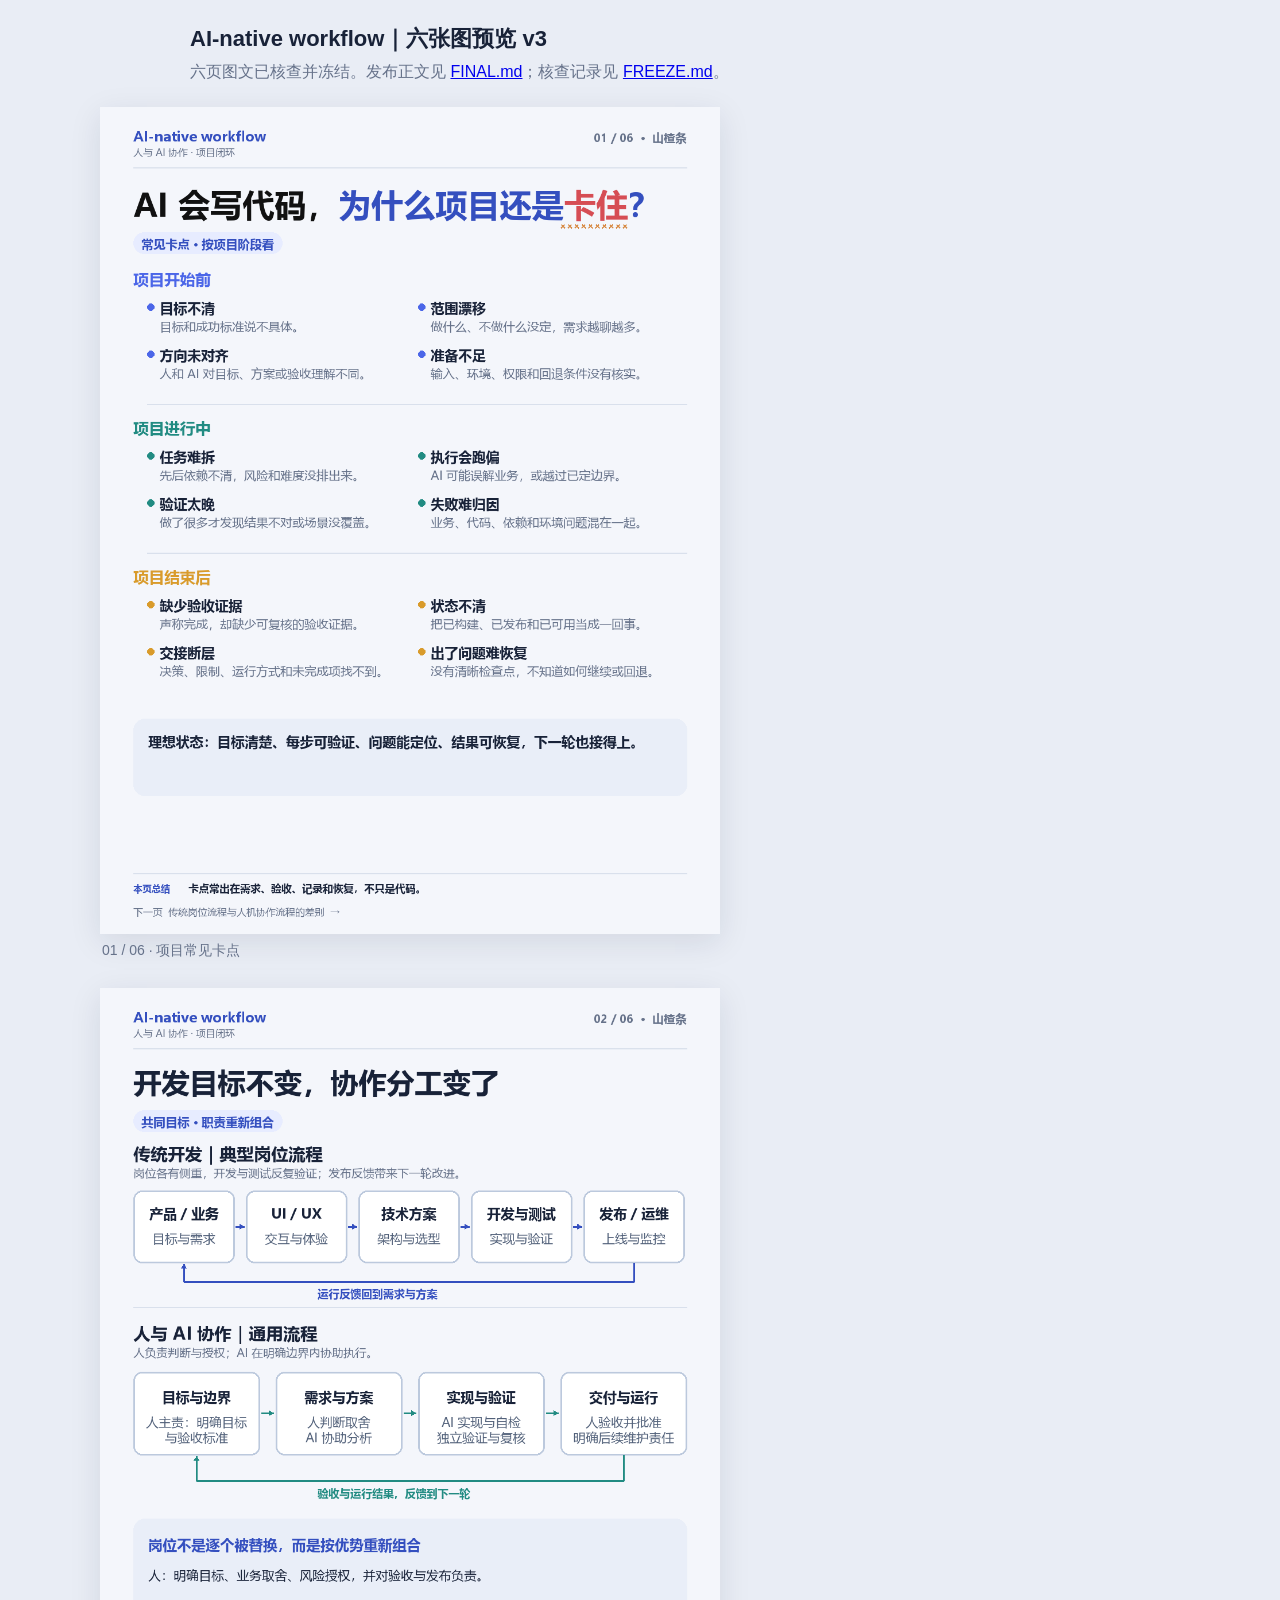
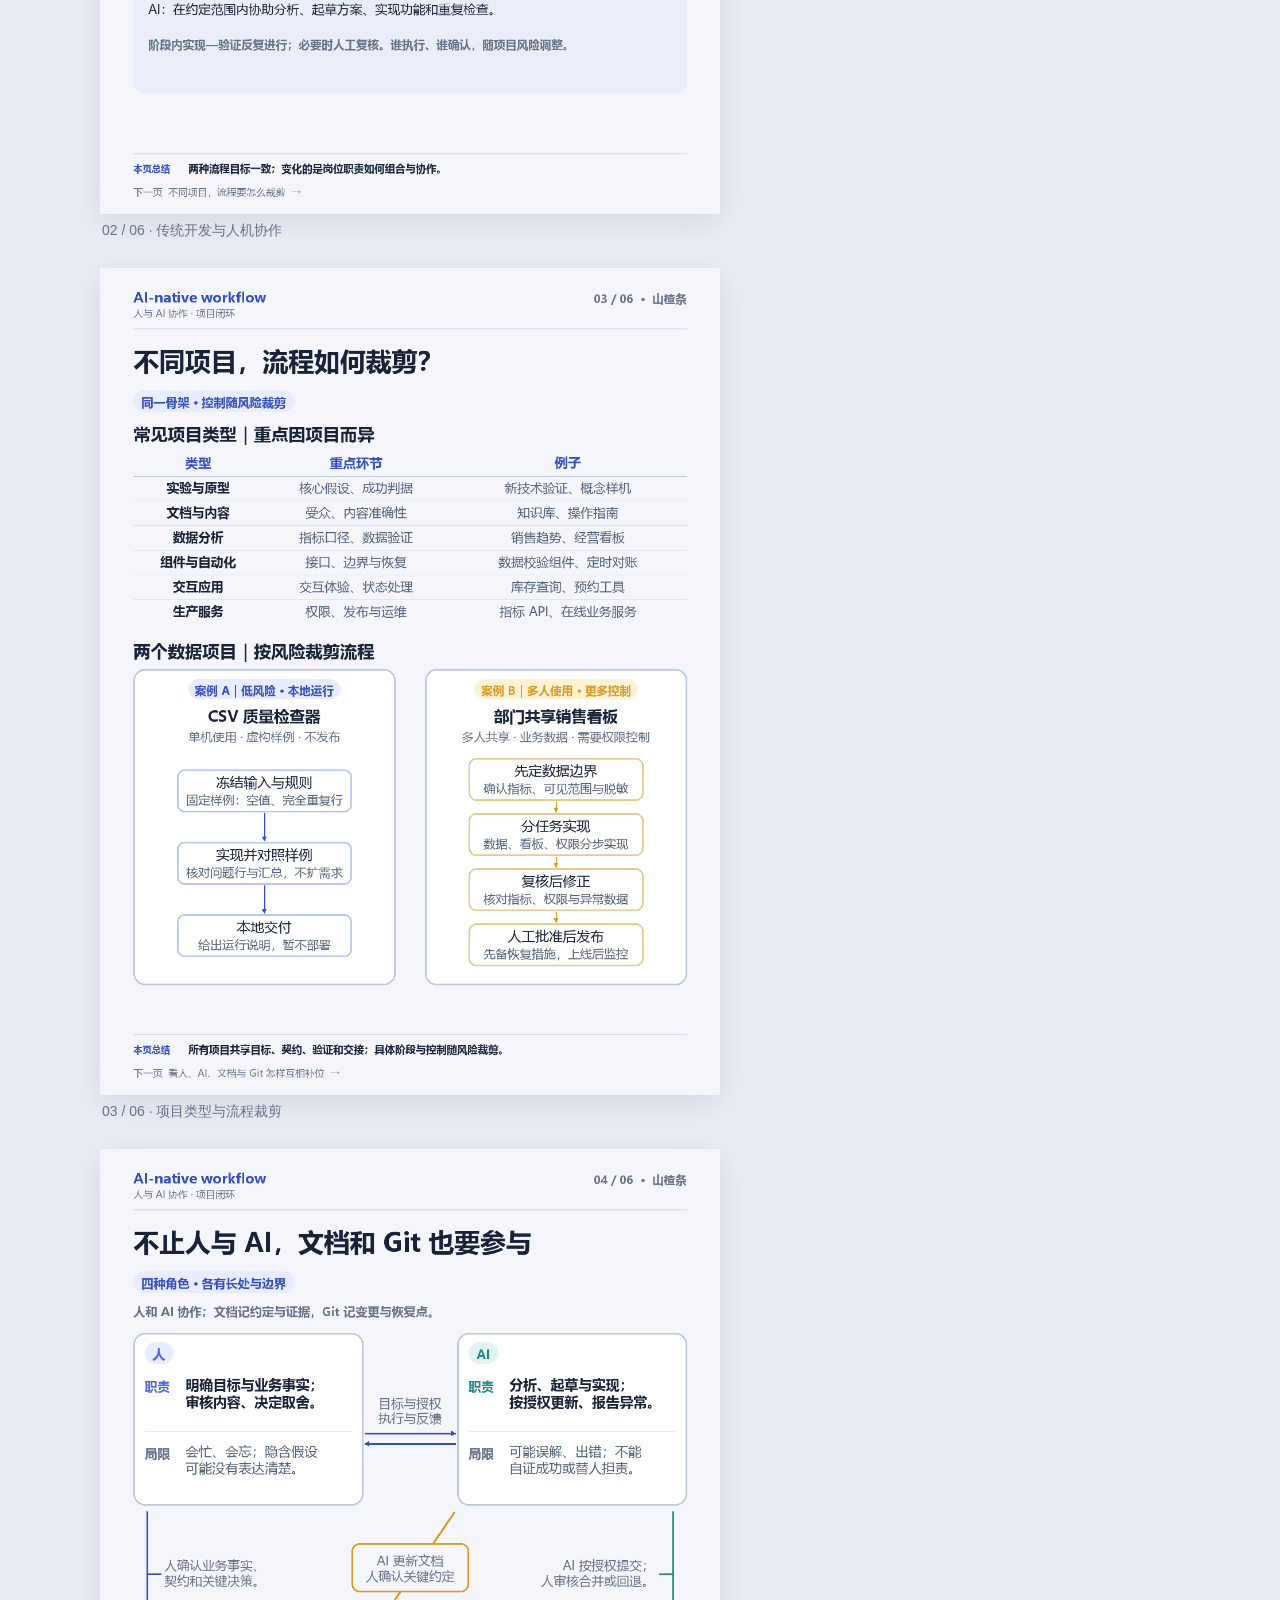
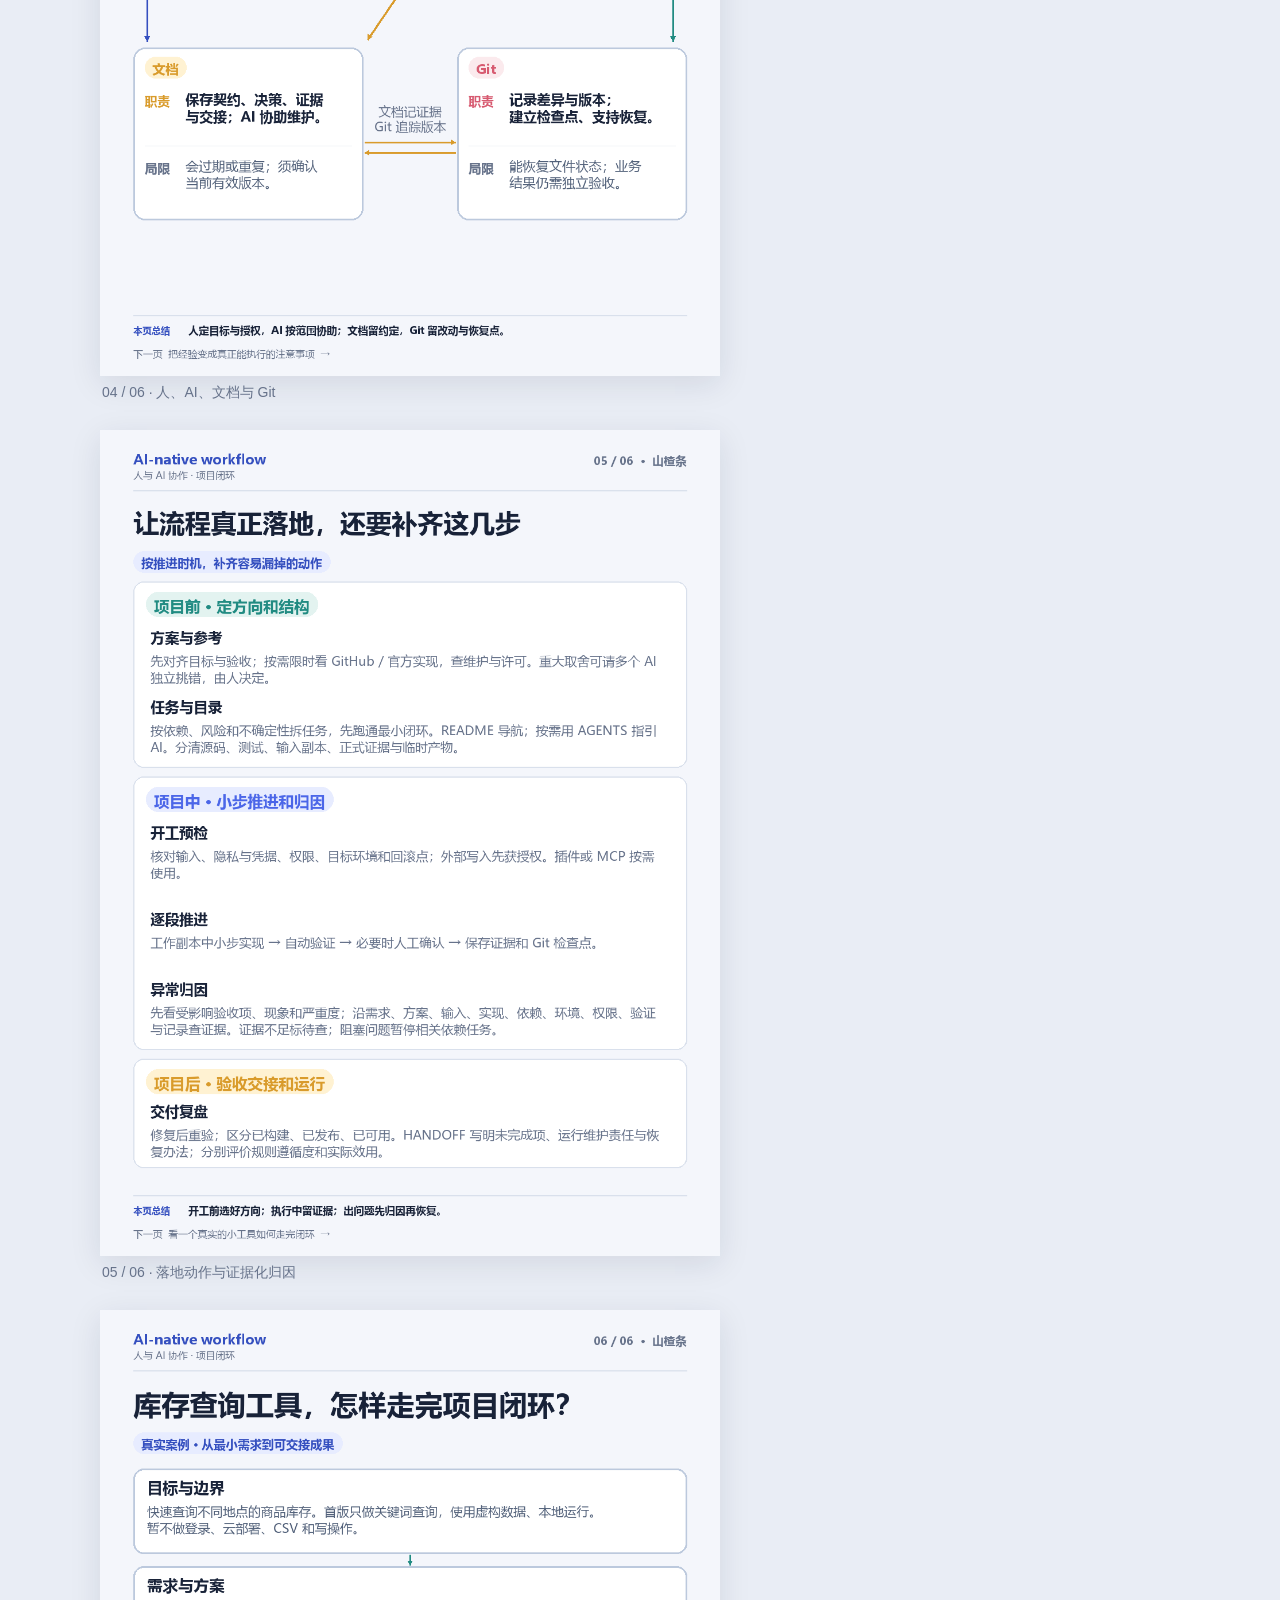
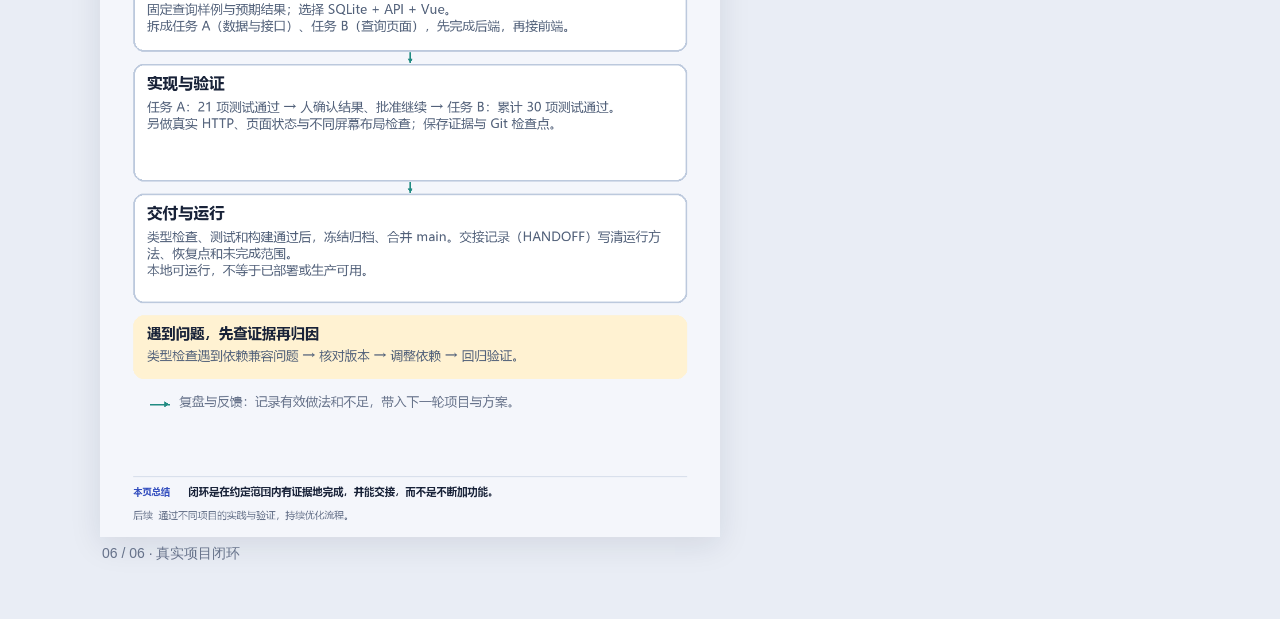
<file: playbook/sharing/xhs-v1.0.1/preview-v3.html>
<!doctype html>
<html lang="zh-CN">
<head>
  <meta charset="utf-8">
  <meta name="viewport" content="width=device-width, initial-scale=1">
  <title>AI-native workflow｜六张图预览 v3</title>
  <style>
    * { box-sizing: border-box; }
    body {
      margin: 0;
      padding: 24px 16px 56px;
      background: #e9edf5;
      color: #182238;
      font-family: "Microsoft YaHei", "PingFang SC", sans-serif;
    }
    header { max-width: 900px; margin: 0 auto 24px; }
    h1 { margin: 0 0 8px; font-size: 22px; }
    p { margin: 0; color: #66728a; }
    main { display: grid; gap: 28px; justify-content: center; }
    figure { margin: 0; width: min(100%, 620px); }
    img { display: block; width: 100%; height: auto; box-shadow: 0 8px 30px #1822381a; }
    figcaption { padding: 8px 2px 0; color: #66728a; font-size: 14px; }
  </style>
</head>
<body>
  <header>
    <h1>AI-native workflow｜六张图预览 v3</h1>
    <p>六页图文已核查并冻结。发布正文见 <a href="FINAL.md">FINAL.md</a>；核查记录见 <a href="FREEZE.md">FREEZE.md</a>。</p>
  </header>
  <main>
    <figure><img src="images-v3/ai-project-loop-01.png?rev=final-cover-20261002" alt="第1张：项目常见卡点"><figcaption>01 / 06 · 项目常见卡点</figcaption></figure>
    <figure><img src="images-v3/ai-project-loop-02.png?rev=title-20261002" alt="第2张：传统开发与人机协作流程"><figcaption>02 / 06 · 传统开发与人机协作</figcaption></figure>
    <figure><img src="images-v3/ai-project-loop-03.png?rev=title-20261002" alt="第3张：项目类型与风险裁剪案例"><figcaption>03 / 06 · 项目类型与流程裁剪</figcaption></figure>
    <figure><img src="images-v3/ai-project-loop-04.png?rev=title-20261002" alt="第4张：人与AI、文档和Git的协作关系"><figcaption>04 / 06 · 人、AI、文档与 Git</figcaption></figure>
    <figure><img src="images-v3/ai-project-loop-05.png?rev=center-20261002" alt="第5张：项目落地动作与异常归因"><figcaption>05 / 06 · 落地动作与证据化归因</figcaption></figure>
    <figure><img src="images-v3/ai-project-loop-06.png?rev=title-20261002" alt="第6张：本地库存查询工具案例"><figcaption>06 / 06 · 真实项目闭环</figcaption></figure>
  </main>
</body>
</html>
</file>
